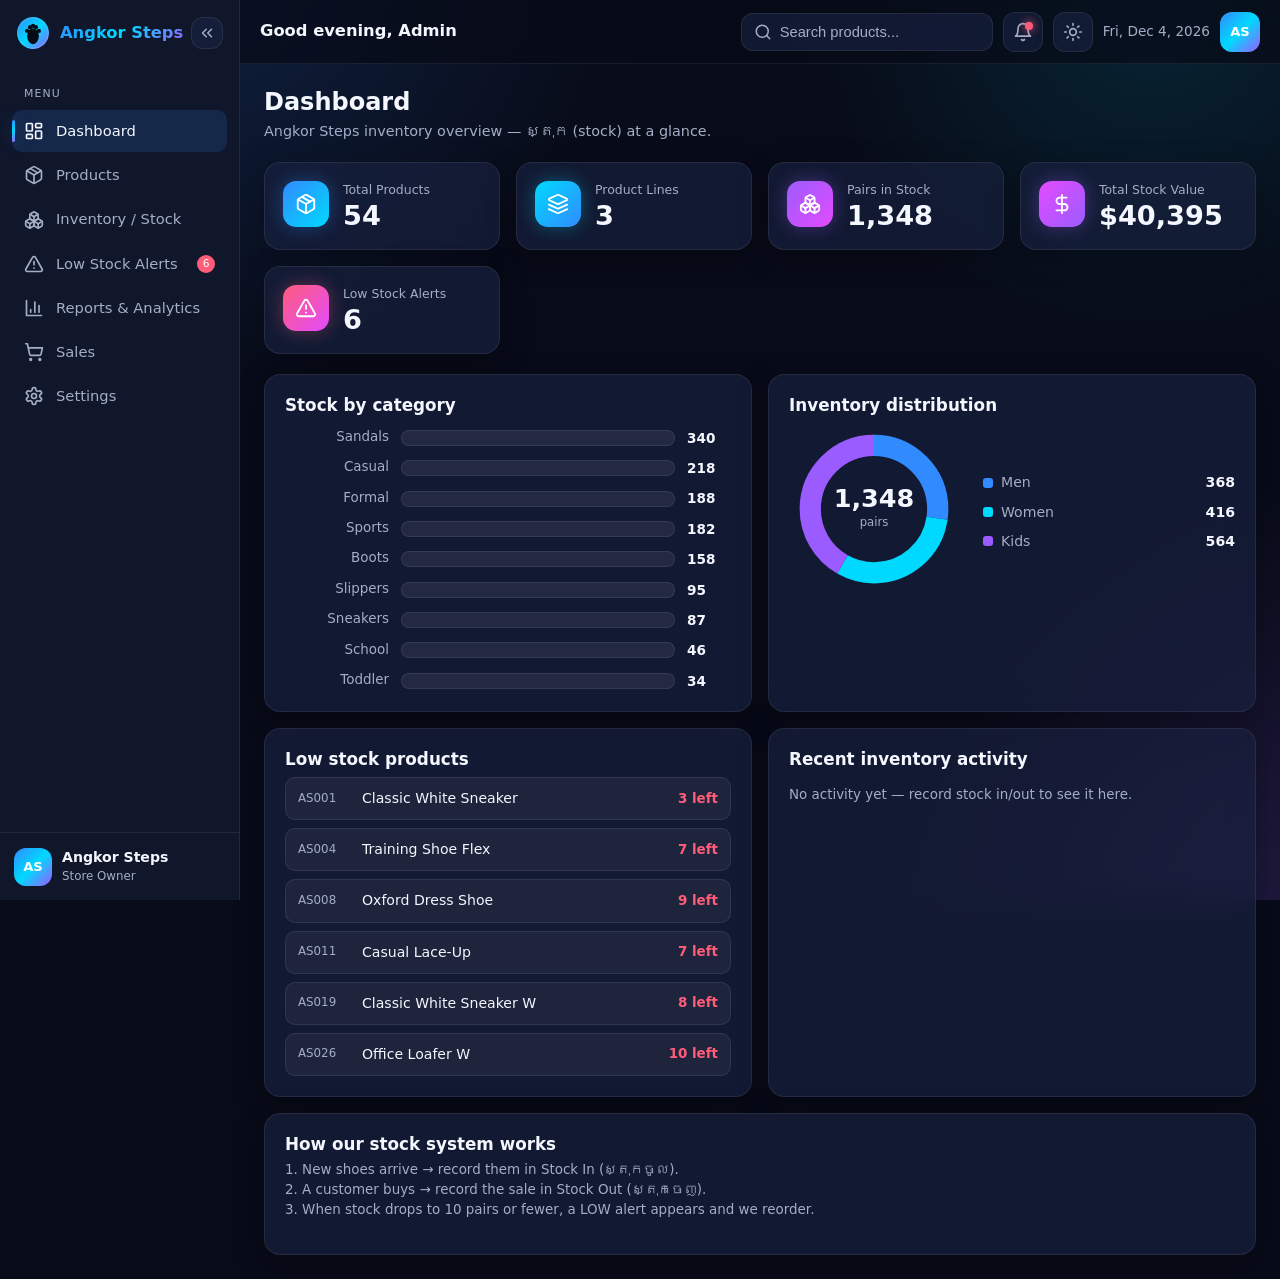
<file: index.html>
<!DOCTYPE html>
<html lang="en" data-theme="dark">
<head>
  <meta charset="UTF-8">
  <meta name="viewport" content="width=device-width, initial-scale=1.0">
  <title>Angkor Steps — Dashboard</title>
  <link rel="stylesheet" href="styles.css">
  <script>
    (function () {
      var t = "dark";
      try { t = localStorage.getItem("as_theme") || "dark"; } catch (e) {}
      document.documentElement.setAttribute("data-theme", t);
    })();
  </script>
</head>
<body>
  <aside class="sidebar" id="sidebar">
    <div class="sidebar-head">
      <a class="brand" href="index.html">
        <img class="logo" src="logo.svg" alt="Angkor Steps logo">
        <span class="brand-text">Angkor Steps</span>
      </a>
      <button class="icon-btn" id="sidebarCollapse" title="Collapse sidebar" style="width:32px;height:32px;">
        <svg xmlns="http://www.w3.org/2000/svg" width="18" height="18" viewBox="0 0 24 24" fill="none" stroke="currentColor" stroke-width="2" stroke-linecap="round" stroke-linejoin="round"><path d="m11 17-5-5 5-5"/><path d="m18 17-5-5 5-5"/></svg>
      </button>
    </div>
    <nav class="side-nav">
      <span class="nav-label">Menu</span>
      <a href="index.html" class="active">
        <svg xmlns="http://www.w3.org/2000/svg" width="20" height="20" viewBox="0 0 24 24" fill="none" stroke="currentColor" stroke-width="2" stroke-linecap="round" stroke-linejoin="round"><rect x="3" y="3" width="7" height="9" rx="1"/><rect x="14" y="3" width="7" height="5" rx="1"/><rect x="14" y="12" width="7" height="9" rx="1"/><rect x="3" y="16" width="7" height="5" rx="1"/></svg>
        <span class="nav-text">Dashboard</span>
      </a>
      <a href="products.html">
        <svg xmlns="http://www.w3.org/2000/svg" width="20" height="20" viewBox="0 0 24 24" fill="none" stroke="currentColor" stroke-width="2" stroke-linecap="round" stroke-linejoin="round"><path d="m7.5 4.27 9 5.15"/><path d="M21 8a2 2 0 0 0-1-1.73l-7-4a2 2 0 0 0-2 0l-7 4A2 2 0 0 0 3 8v8a2 2 0 0 0 1 1.73l7 4a2 2 0 0 0 2 0l7-4A2 2 0 0 0 21 16Z"/><path d="m3.3 7 8.7 5 8.7-5"/><path d="M12 22V12"/></svg>
        <span class="nav-text">Products</span>
      </a>
      <a href="stock.html">
        <svg xmlns="http://www.w3.org/2000/svg" width="20" height="20" viewBox="0 0 24 24" fill="none" stroke="currentColor" stroke-width="2" stroke-linecap="round" stroke-linejoin="round"><path d="M2.97 12.92A2 2 0 0 0 2 14.63v3.24a2 2 0 0 0 .97 1.71l3 1.8a2 2 0 0 0 2.06 0L12 19v-5.5l-5-3-4.03 2.42Z"/><path d="m7 16.5-4.74-2.85"/><path d="m7 16.5 5-3"/><path d="M7 16.5v5.17"/><path d="M12 13.5V19l3.97 2.38a2 2 0 0 0 2.06 0l3-1.8a2 2 0 0 0 .97-1.71v-3.24a2 2 0 0 0-.97-1.71L17 10.5l-5 3Z"/><path d="m17 16.5-5-3"/><path d="m17 16.5 4.74-2.85"/><path d="M17 16.5v5.17"/><path d="M7.97 4.42A2 2 0 0 0 7 6.13v4.37l5 3 5-3V6.13a2 2 0 0 0-.97-1.71l-3-1.8a2 2 0 0 0-2.06 0l-3 1.8Z"/><path d="M12 8 7.26 5.15"/><path d="m12 8 4.74-2.85"/><path d="M12 13.5V8"/></svg>
        <span class="nav-text">Inventory / Stock</span>
      </a>
      <a href="products.html?low=1">
        <svg xmlns="http://www.w3.org/2000/svg" width="20" height="20" viewBox="0 0 24 24" fill="none" stroke="currentColor" stroke-width="2" stroke-linecap="round" stroke-linejoin="round"><path d="m21.73 18-8-14a2 2 0 0 0-3.48 0l-8 14A2 2 0 0 0 4 21h16a2 2 0 0 0 1.73-3Z"/><path d="M12 9v4"/><path d="M12 17h.01"/></svg>
        <span class="nav-text">Low Stock Alerts</span>
        <span class="badge-count" id="navLowCount"></span>
      </a>
      <a href="index.html#analytics">
        <svg xmlns="http://www.w3.org/2000/svg" width="20" height="20" viewBox="0 0 24 24" fill="none" stroke="currentColor" stroke-width="2" stroke-linecap="round" stroke-linejoin="round"><path d="M3 3v18h18"/><path d="M18 17V9"/><path d="M13 17V5"/><path d="M8 17v-3"/></svg>
        <span class="nav-text">Reports &amp; Analytics</span>
      </a>
      <a href="sales.html">
        <svg xmlns="http://www.w3.org/2000/svg" width="20" height="20" viewBox="0 0 24 24" fill="none" stroke="currentColor" stroke-width="2" stroke-linecap="round" stroke-linejoin="round"><circle cx="8" cy="21" r="1"/><circle cx="19" cy="21" r="1"/><path d="M2.05 2.05h2l2.66 12.42a2 2 0 0 0 2 1.58h9.78a2 2 0 0 0 1.95-1.57l1.65-7.43H5.12"/></svg>
        <span class="nav-text">Sales</span>
      </a>
      <a href="settings.html">
        <svg xmlns="http://www.w3.org/2000/svg" width="20" height="20" viewBox="0 0 24 24" fill="none" stroke="currentColor" stroke-width="2" stroke-linecap="round" stroke-linejoin="round"><path d="M12.22 2h-.44a2 2 0 0 0-2 2v.18a2 2 0 0 1-1 1.73l-.43.25a2 2 0 0 1-2 0l-.15-.08a2 2 0 0 0-2.73.73l-.22.38a2 2 0 0 0 .73 2.73l.15.1a2 2 0 0 1 1 1.72v.51a2 2 0 0 1-1 1.74l-.15.09a2 2 0 0 0-.73 2.73l.22.38a2 2 0 0 0 2.73.73l.15-.08a2 2 0 0 1 2 0l.43.25a2 2 0 0 1 1 1.73V20a2 2 0 0 0 2 2h.44a2 2 0 0 0 2-2v-.18a2 2 0 0 1 1-1.73l.43-.25a2 2 0 0 1 2 0l.15.08a2 2 0 0 0 2.73-.73l.22-.39a2 2 0 0 0-.73-2.73l-.15-.08a2 2 0 0 1-1-1.74v-.5a2 2 0 0 1 1-1.74l.15-.09a2 2 0 0 0 .73-2.73l-.22-.38a2 2 0 0 0-2.73-.73l-.15.08a2 2 0 0 1-2 0l-.43-.25a2 2 0 0 1-1-1.73V4a2 2 0 0 0-2-2z"/><circle cx="12" cy="12" r="3"/></svg>
        <span class="nav-text">Settings</span>
      </a>
    </nav>
    <div class="sidebar-foot">
      <div class="user-chip">
        <div class="avatar">AS</div>
        <div class="user-meta">
          <div class="user-name">Angkor Steps</div>
          <div class="user-role">Store Owner</div>
        </div>
      </div>
    </div>
  </aside>
  <div class="sidebar-overlay" id="sidebarOverlay"></div>

  <div class="shell">
    <header class="topbar">
      <button class="icon-btn" id="menuBtn" title="Menu">
        <svg xmlns="http://www.w3.org/2000/svg" width="20" height="20" viewBox="0 0 24 24" fill="none" stroke="currentColor" stroke-width="2" stroke-linecap="round" stroke-linejoin="round"><line x1="4" x2="20" y1="6" y2="6"/><line x1="4" x2="20" y1="12" y2="12"/><line x1="4" x2="20" y1="18" y2="18"/></svg>
      </button>
      <div class="topbar-title" id="welcome">Dashboard</div>
      <div class="topbar-actions">
        <form class="search" id="globalSearch">
          <svg xmlns="http://www.w3.org/2000/svg" width="18" height="18" viewBox="0 0 24 24" fill="none" stroke="currentColor" stroke-width="2" stroke-linecap="round" stroke-linejoin="round"><circle cx="11" cy="11" r="8"/><path d="m21 21-4.3-4.3"/></svg>
          <input type="text" placeholder="Search products...">
        </form>
        <button class="icon-btn" id="bellBtn" title="Low stock alerts">
          <svg xmlns="http://www.w3.org/2000/svg" width="20" height="20" viewBox="0 0 24 24" fill="none" stroke="currentColor" stroke-width="2" stroke-linecap="round" stroke-linejoin="round"><path d="M6 8a6 6 0 0 1 12 0c0 7 3 9 3 9H3s3-2 3-9"/><path d="M10.3 21a1.94 1.94 0 0 0 3.4 0"/></svg>
          <span class="dot" id="bellDot" style="display:none;"></span>
        </button>
        <button class="icon-btn" id="themeToggle" title="Toggle light / dark mode">
          <svg xmlns="http://www.w3.org/2000/svg" width="20" height="20" viewBox="0 0 24 24" fill="none" stroke="currentColor" stroke-width="2" stroke-linecap="round" stroke-linejoin="round"><circle cx="12" cy="12" r="4"/><path d="M12 2v2"/><path d="M12 20v2"/><path d="m4.93 4.93 1.41 1.41"/><path d="m17.66 17.66 1.41 1.41"/><path d="M2 12h2"/><path d="M20 12h2"/><path d="m6.34 17.66-1.41 1.41"/><path d="m19.07 4.93-1.41 1.41"/></svg>
        </button>
        <div class="date" id="dateNow"></div>
        <div class="dropdown" id="avatarDropdown">
          <div class="avatar avatar-sm" id="avatarBtn">AS</div>
          <div class="dropdown-menu">
            <div class="menu-head"><div class="n">Angkor Steps</div><div class="r">Store Owner</div></div>
            <div class="dropdown-divider"></div>
            <button class="menu-item" id="themeItem">
              <svg xmlns="http://www.w3.org/2000/svg" width="18" height="18" viewBox="0 0 24 24" fill="none" stroke="currentColor" stroke-width="2" stroke-linecap="round" stroke-linejoin="round"><circle cx="12" cy="12" r="4"/><path d="M12 2v2"/><path d="M12 20v2"/><path d="m4.93 4.93 1.41 1.41"/><path d="m17.66 17.66 1.41 1.41"/><path d="M2 12h2"/><path d="M20 12h2"/><path d="m6.34 17.66-1.41 1.41"/><path d="m19.07 4.93-1.41 1.41"/></svg>
              Toggle light / dark
            </button>
          </div>
        </div>
      </div>
    </header>

    <main>
      <h1>Dashboard</h1>
      <p class="subtitle">Angkor Steps inventory overview — ស្តុក (stock) at a glance.</p>

      <section class="stats" id="stats"></section>

      <div class="grid-2">
        <section class="card" id="analytics">
          <h2>Stock by category</h2>
          <div class="chart" id="chart"></div>
        </section>
        <section class="card">
          <h2>Inventory distribution</h2>
          <div class="donut-wrap">
            <div id="donut"></div>
            <div class="legend" id="donutLegend"></div>
          </div>
        </section>
      </div>

      <div class="grid-2" style="margin-top:16px;">
        <section class="card">
          <h2>Low stock products</h2>
          <div class="low-list" id="lowStockList"></div>
        </section>
        <section class="card">
          <h2>Recent inventory activity</h2>
          <div class="act-list" id="activityList"></div>
        </section>
      </div>

      <section class="card" style="margin-top:16px;">
        <h2>How our stock system works</h2>
        <p class="note" style="margin-top:6px;">1. New shoes arrive &rarr; record them in Stock In (ស្តុកចូល).<br>
        2. A customer buys &rarr; record the sale in Stock Out (ស្តុកចេញ).<br>
        3. When stock drops to 10 pairs or fewer, a LOW alert appears and we reorder.</p>
      </section>
    </main>
  </div>

  <div class="tooltip" id="tooltip"></div>

  <script src="products.js"></script>
  <script src="app.js"></script>
</body>
</html>
</file>
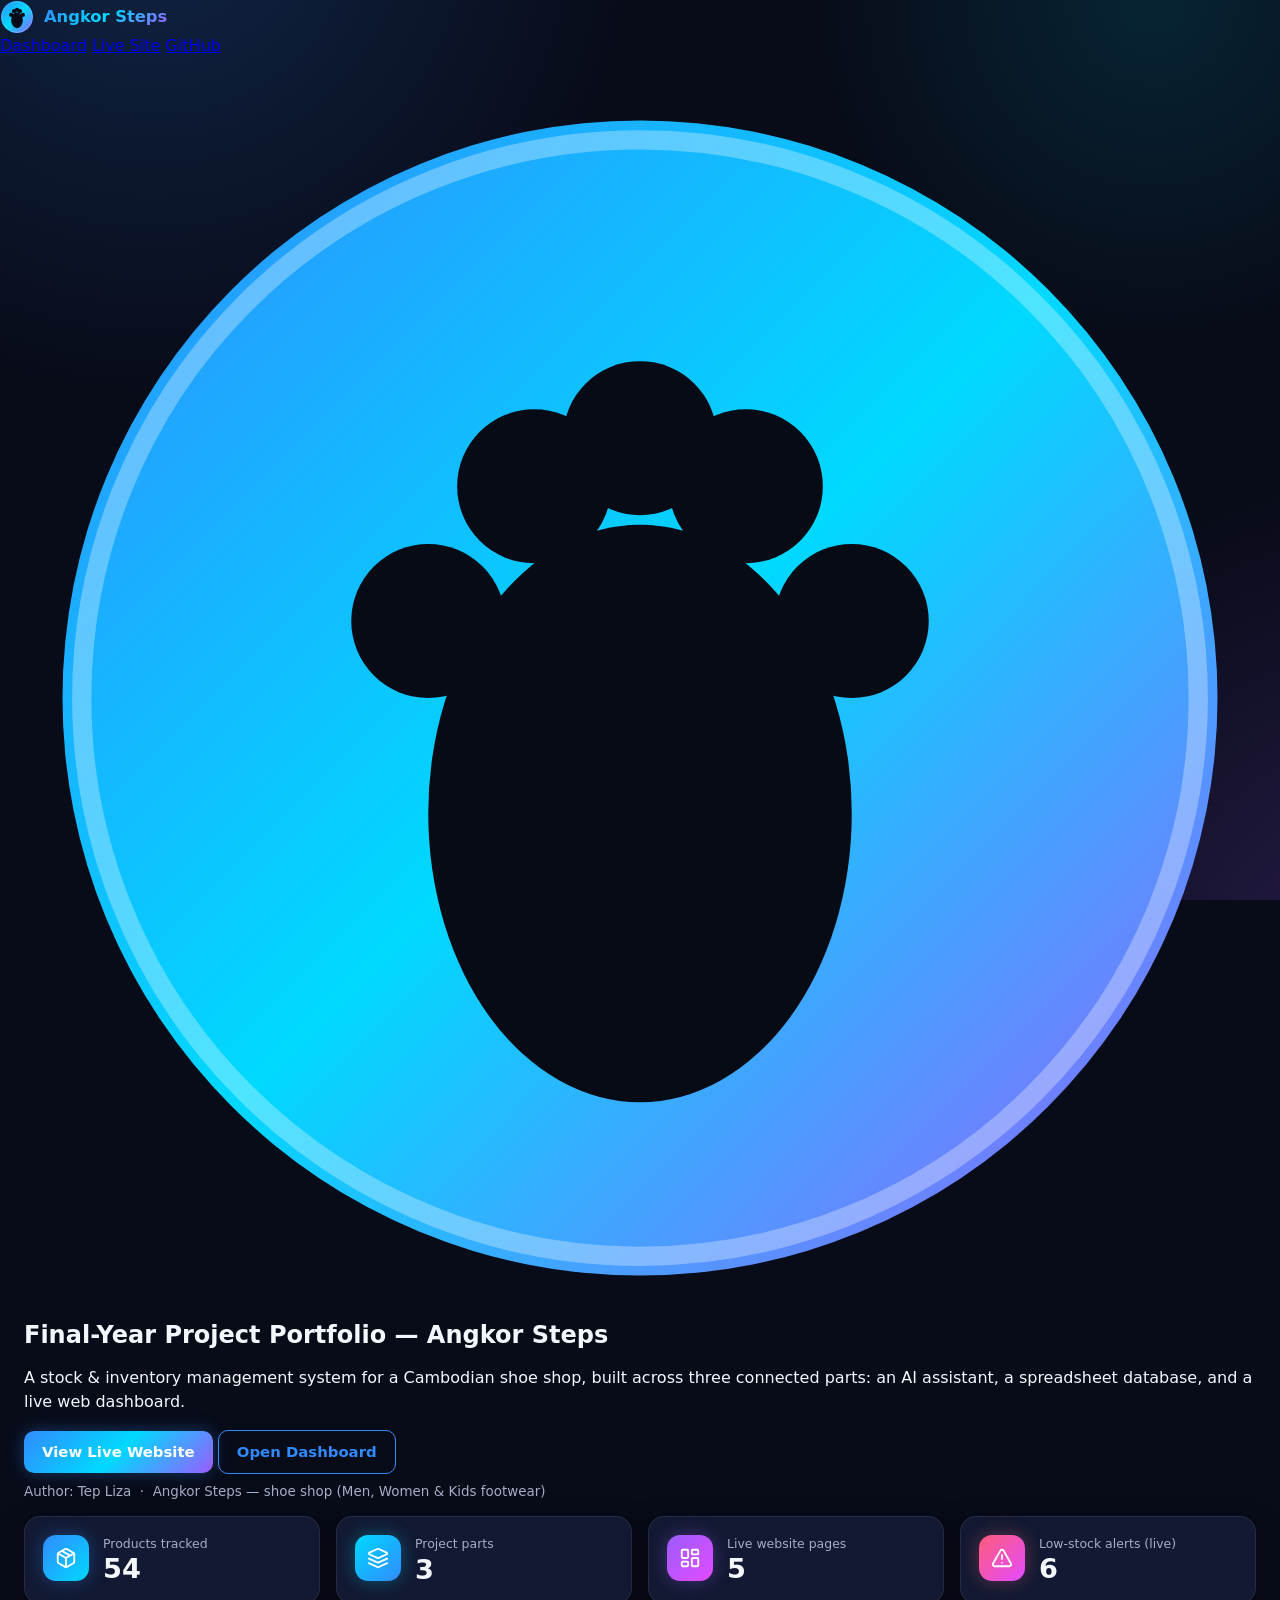
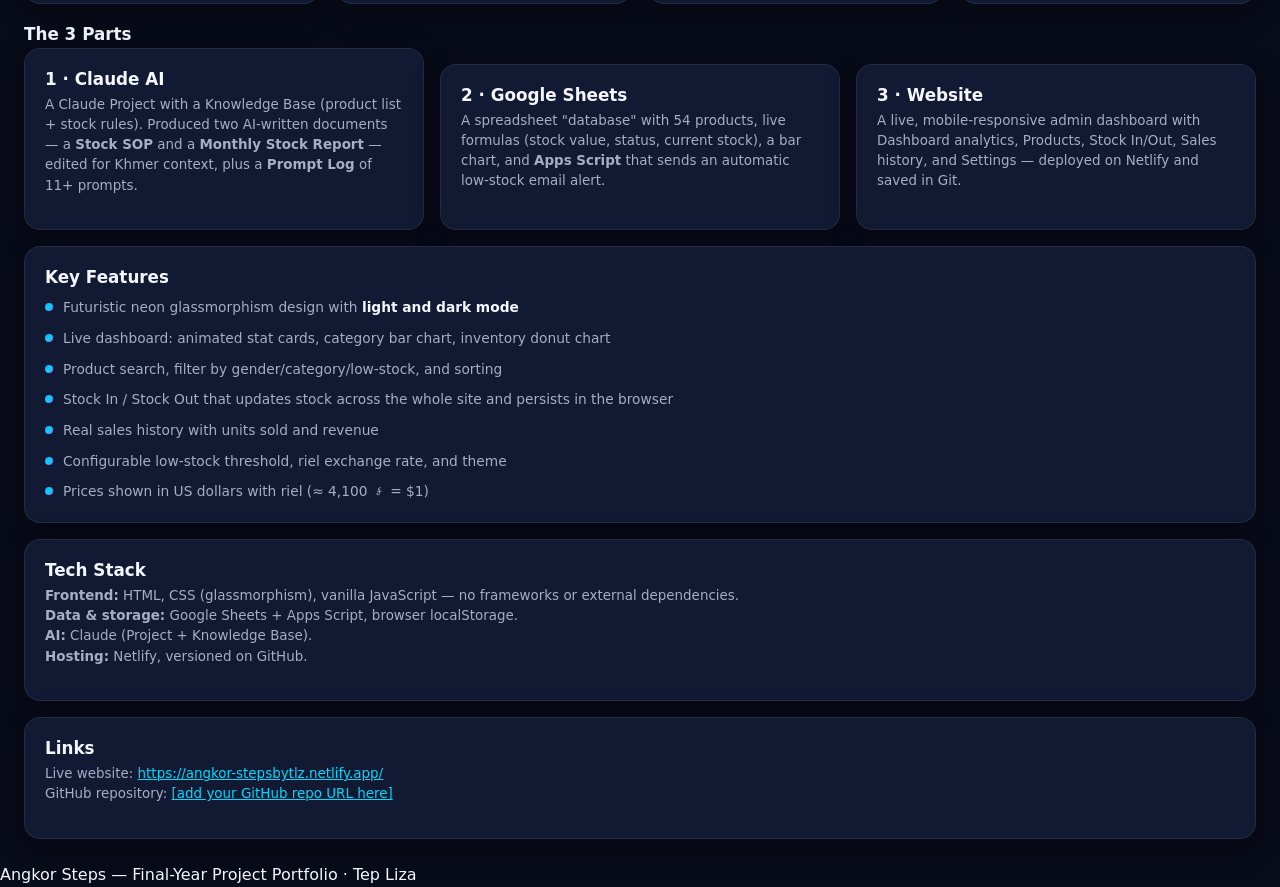
<file: portfolio.html>
<!DOCTYPE html>
<html lang="en" data-theme="dark">
<head>
  <meta charset="UTF-8">
  <meta name="viewport" content="width=device-width, initial-scale=1.0">
  <title>Angkor Steps — Project Portfolio</title>
  <link rel="stylesheet" href="styles.css">
  <script>
    (function () {
      var t = "dark";
      try { t = localStorage.getItem("as_theme") || "dark"; } catch (e) {}
      document.documentElement.setAttribute("data-theme", t);
    })();
  </script>
</head>
<body>
  <header class="site-header">
    <div class="nav-inner">
      <a class="brand" href="index.html"><img class="logo" src="logo.svg" alt="Angkor Steps logo"><span class="brand-text">Angkor Steps</span></a>
      <nav class="nav-links">
        <a href="index.html">Dashboard</a>
        <a href="https://angkor-stepsbytlz.netlify.app/" target="_blank" rel="noopener">Live Site</a>
        <a href="https://github.com/" target="_blank" rel="noopener">GitHub</a>
      </nav>
    </div>
  </header>

  <main>
    <section class="hero">
      <img class="hero-logo" src="logo.svg" alt="Angkor Steps logo">
      <h1>Final-Year Project Portfolio — <span>Angkor Steps</span></h1>
      <p>A stock &amp; inventory management system for a Cambodian shoe shop, built across three connected parts: an AI assistant, a spreadsheet database, and a live web dashboard.</p>
      <a class="btn" href="https://angkor-stepsbytlz.netlify.app/" target="_blank" rel="noopener">View Live Website</a>
      <a class="btn ghost" href="index.html">Open Dashboard</a>
      <p class="note" style="color:#A4AEC6;">Author: Tep Liza &nbsp;·&nbsp; Angkor Steps — shoe shop (Men, Women &amp; Kids footwear)</p>
    </section>

    <section class="stats">
      <div class="stat-card">
        <div class="stat-icon tone-blue"><svg xmlns="http://www.w3.org/2000/svg" width="22" height="22" viewBox="0 0 24 24" fill="none" stroke="currentColor" stroke-width="2" stroke-linecap="round" stroke-linejoin="round"><path d="m7.5 4.27 9 5.15"/><path d="M21 8a2 2 0 0 0-1-1.73l-7-4a2 2 0 0 0-2 0l-7 4A2 2 0 0 0 3 8v8a2 2 0 0 0 1 1.73l7 4a2 2 0 0 0 2 0l7-4A2 2 0 0 0 21 16Z"/><path d="m3.3 7 8.7 5 8.7-5"/><path d="M12 22V12"/></svg></div>
        <div class="stat-body"><div class="stat-label">Products tracked</div><div class="stat-value">54</div></div>
      </div>
      <div class="stat-card">
        <div class="stat-icon tone-cyan"><svg xmlns="http://www.w3.org/2000/svg" width="22" height="22" viewBox="0 0 24 24" fill="none" stroke="currentColor" stroke-width="2" stroke-linecap="round" stroke-linejoin="round"><path d="m12.83 2.18a2 2 0 0 0-1.66 0L2.6 6.08a1 1 0 0 0 0 1.83l8.58 3.91a2 2 0 0 0 1.66 0l8.58-3.9a1 1 0 0 0 0-1.83Z"/><path d="m22 17.65-9.17 4.16a2 2 0 0 1-1.66 0L2 17.65"/><path d="m22 12.65-9.17 4.16a2 2 0 0 1-1.66 0L2 12.65"/></svg></div>
        <div class="stat-body"><div class="stat-label">Project parts</div><div class="stat-value">3</div></div>
      </div>
      <div class="stat-card">
        <div class="stat-icon tone-purple"><svg xmlns="http://www.w3.org/2000/svg" width="22" height="22" viewBox="0 0 24 24" fill="none" stroke="currentColor" stroke-width="2" stroke-linecap="round" stroke-linejoin="round"><rect x="3" y="3" width="7" height="9" rx="1"/><rect x="14" y="3" width="7" height="5" rx="1"/><rect x="14" y="12" width="7" height="9" rx="1"/><rect x="3" y="16" width="7" height="5" rx="1"/></svg></div>
        <div class="stat-body"><div class="stat-label">Live website pages</div><div class="stat-value">5</div></div>
      </div>
      <div class="stat-card">
        <div class="stat-icon tone-danger"><svg xmlns="http://www.w3.org/2000/svg" width="22" height="22" viewBox="0 0 24 24" fill="none" stroke="currentColor" stroke-width="2" stroke-linecap="round" stroke-linejoin="round"><path d="m21.73 18-8-14a2 2 0 0 0-3.48 0l-8 14A2 2 0 0 0 4 21h16a2 2 0 0 0 1.73-3Z"/><path d="M12 9v4"/><path d="M12 17h.01"/></svg></div>
        <div class="stat-body"><div class="stat-label">Low-stock alerts (live)</div><div class="stat-value">6</div></div>
      </div>
    </section>

    <h2 class="section-title">The 3 Parts</h2>
    <div style="display:grid;grid-template-columns:repeat(auto-fit,minmax(250px,1fr));gap:16px;">
      <section class="card">
        <h2>1 · Claude AI</h2>
        <p class="note" style="margin-top:6px;">A Claude Project with a Knowledge Base (product list + stock rules). Produced two AI-written documents — a <b>Stock SOP</b> and a <b>Monthly Stock Report</b> — edited for Khmer context, plus a <b>Prompt Log</b> of 11+ prompts.</p>
      </section>
      <section class="card">
        <h2>2 · Google Sheets</h2>
        <p class="note" style="margin-top:6px;">A spreadsheet "database" with 54 products, live formulas (stock value, status, current stock), a bar chart, and <b>Apps Script</b> that sends an automatic low-stock email alert.</p>
      </section>
      <section class="card">
        <h2>3 · Website</h2>
        <p class="note" style="margin-top:6px;">A live, mobile-responsive admin dashboard with Dashboard analytics, Products, Stock In/Out, Sales history, and Settings — deployed on Netlify and saved in Git.</p>
      </section>
    </div>

    <section class="card" style="margin-top:16px;">
      <h2>Key Features</h2>
      <div class="act-list" style="margin-top:10px;">
        <div class="act-item"><span class="act-dot"></span><span>Futuristic neon glassmorphism design with <b>light and dark mode</b></span></div>
        <div class="act-item"><span class="act-dot"></span><span>Live dashboard: animated stat cards, category bar chart, inventory donut chart</span></div>
        <div class="act-item"><span class="act-dot"></span><span>Product search, filter by gender/category/low-stock, and sorting</span></div>
        <div class="act-item"><span class="act-dot"></span><span>Stock In / Stock Out that updates stock across the whole site and persists in the browser</span></div>
        <div class="act-item"><span class="act-dot"></span><span>Real sales history with units sold and revenue</span></div>
        <div class="act-item"><span class="act-dot"></span><span>Configurable low-stock threshold, riel exchange rate, and theme</span></div>
        <div class="act-item"><span class="act-dot"></span><span>Prices shown in US dollars with riel (≈ 4,100 ៛ = $1)</span></div>
      </div>
    </section>

    <section class="card">
      <h2>Tech Stack</h2>
      <p class="note" style="margin-top:6px;"><b>Frontend:</b> HTML, CSS (glassmorphism), vanilla JavaScript — no frameworks or external dependencies.<br>
      <b>Data &amp; storage:</b> Google Sheets + Apps Script, browser localStorage.<br>
      <b>AI:</b> Claude (Project + Knowledge Base).<br>
      <b>Hosting:</b> Netlify, versioned on GitHub.</p>
    </section>

    <section class="card">
      <h2>Links</h2>
      <p class="note" style="margin-top:6px;">Live website: <a href="https://angkor-stepsbytlz.netlify.app/" target="_blank" rel="noopener" style="color:#00D9FF;">https://angkor-stepsbytlz.netlify.app/</a><br>
      GitHub repository: <a href="#" target="_blank" rel="noopener" style="color:#00D9FF;">[add your GitHub repo URL here]</a></p>
    </section>
  </main>

  <footer class="site-footer">Angkor Steps — Final-Year Project Portfolio · Tep Liza</footer>
</body>
</html>
</file>
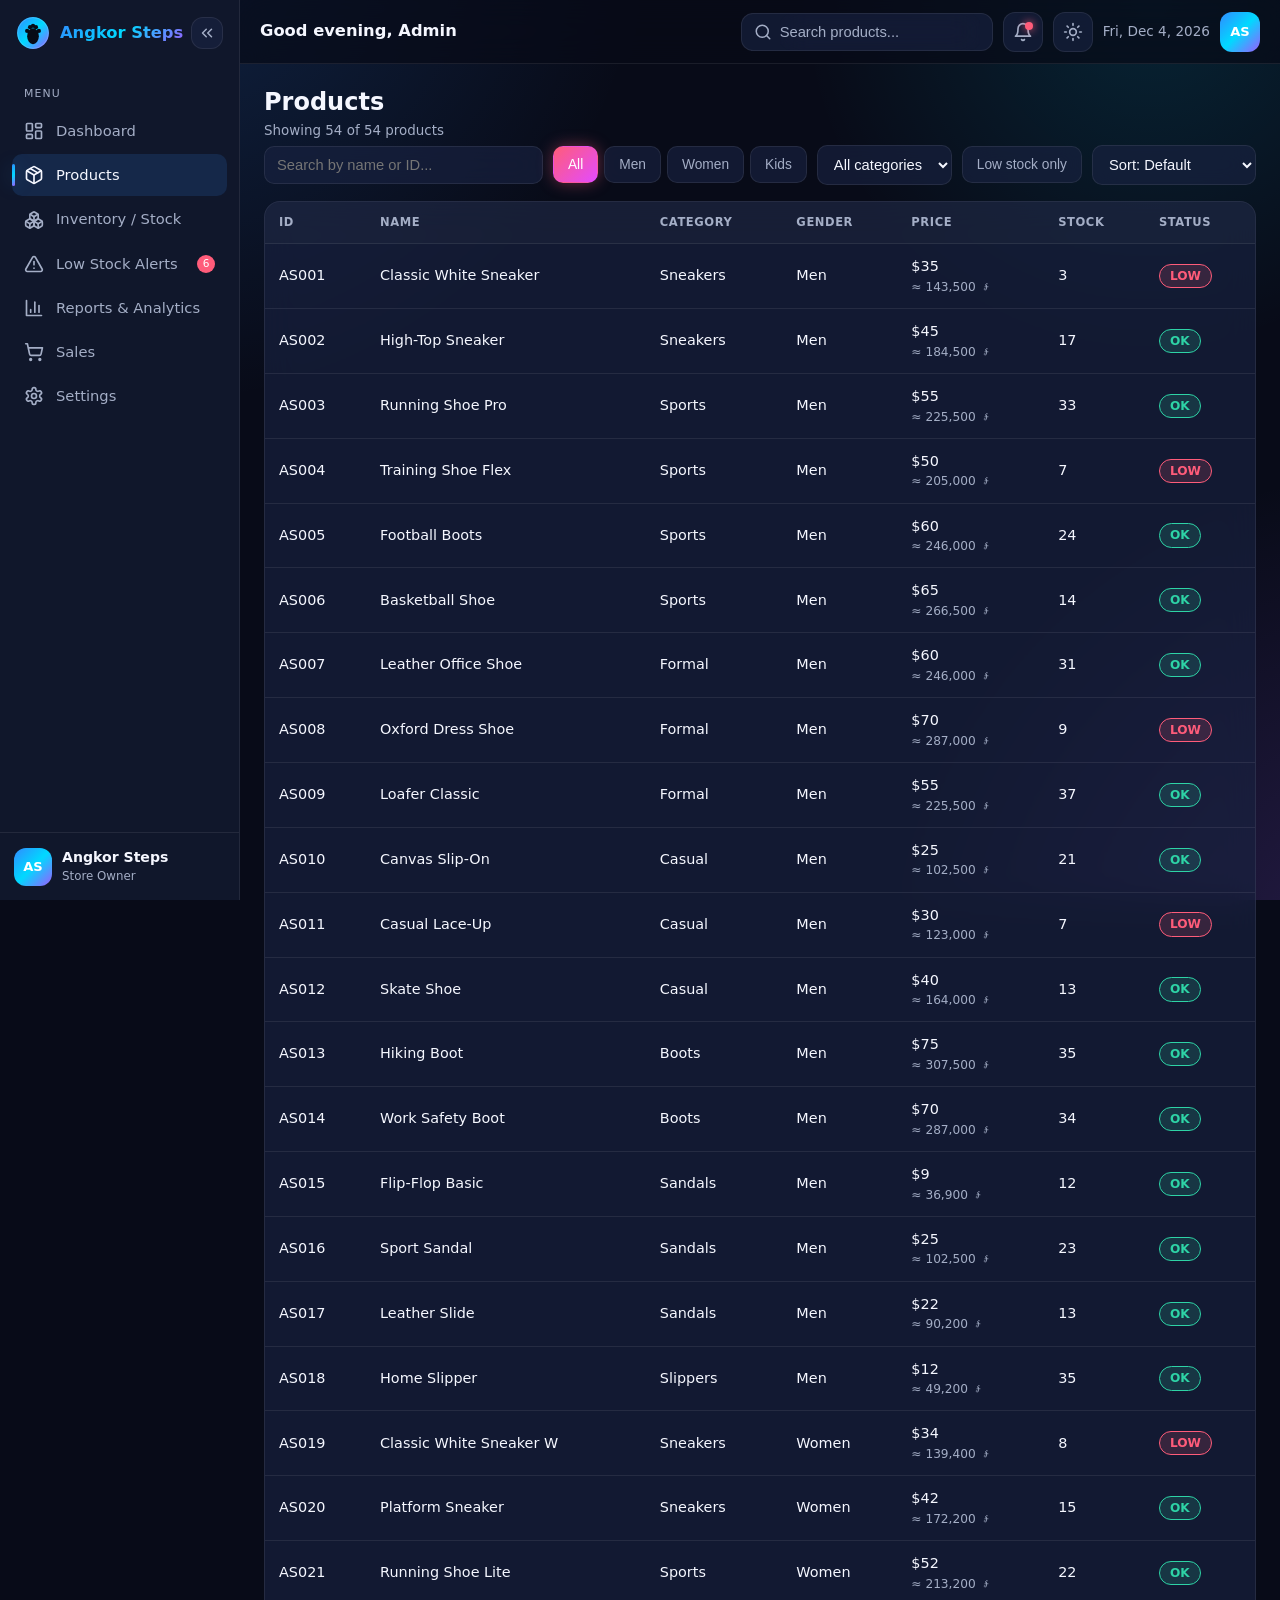
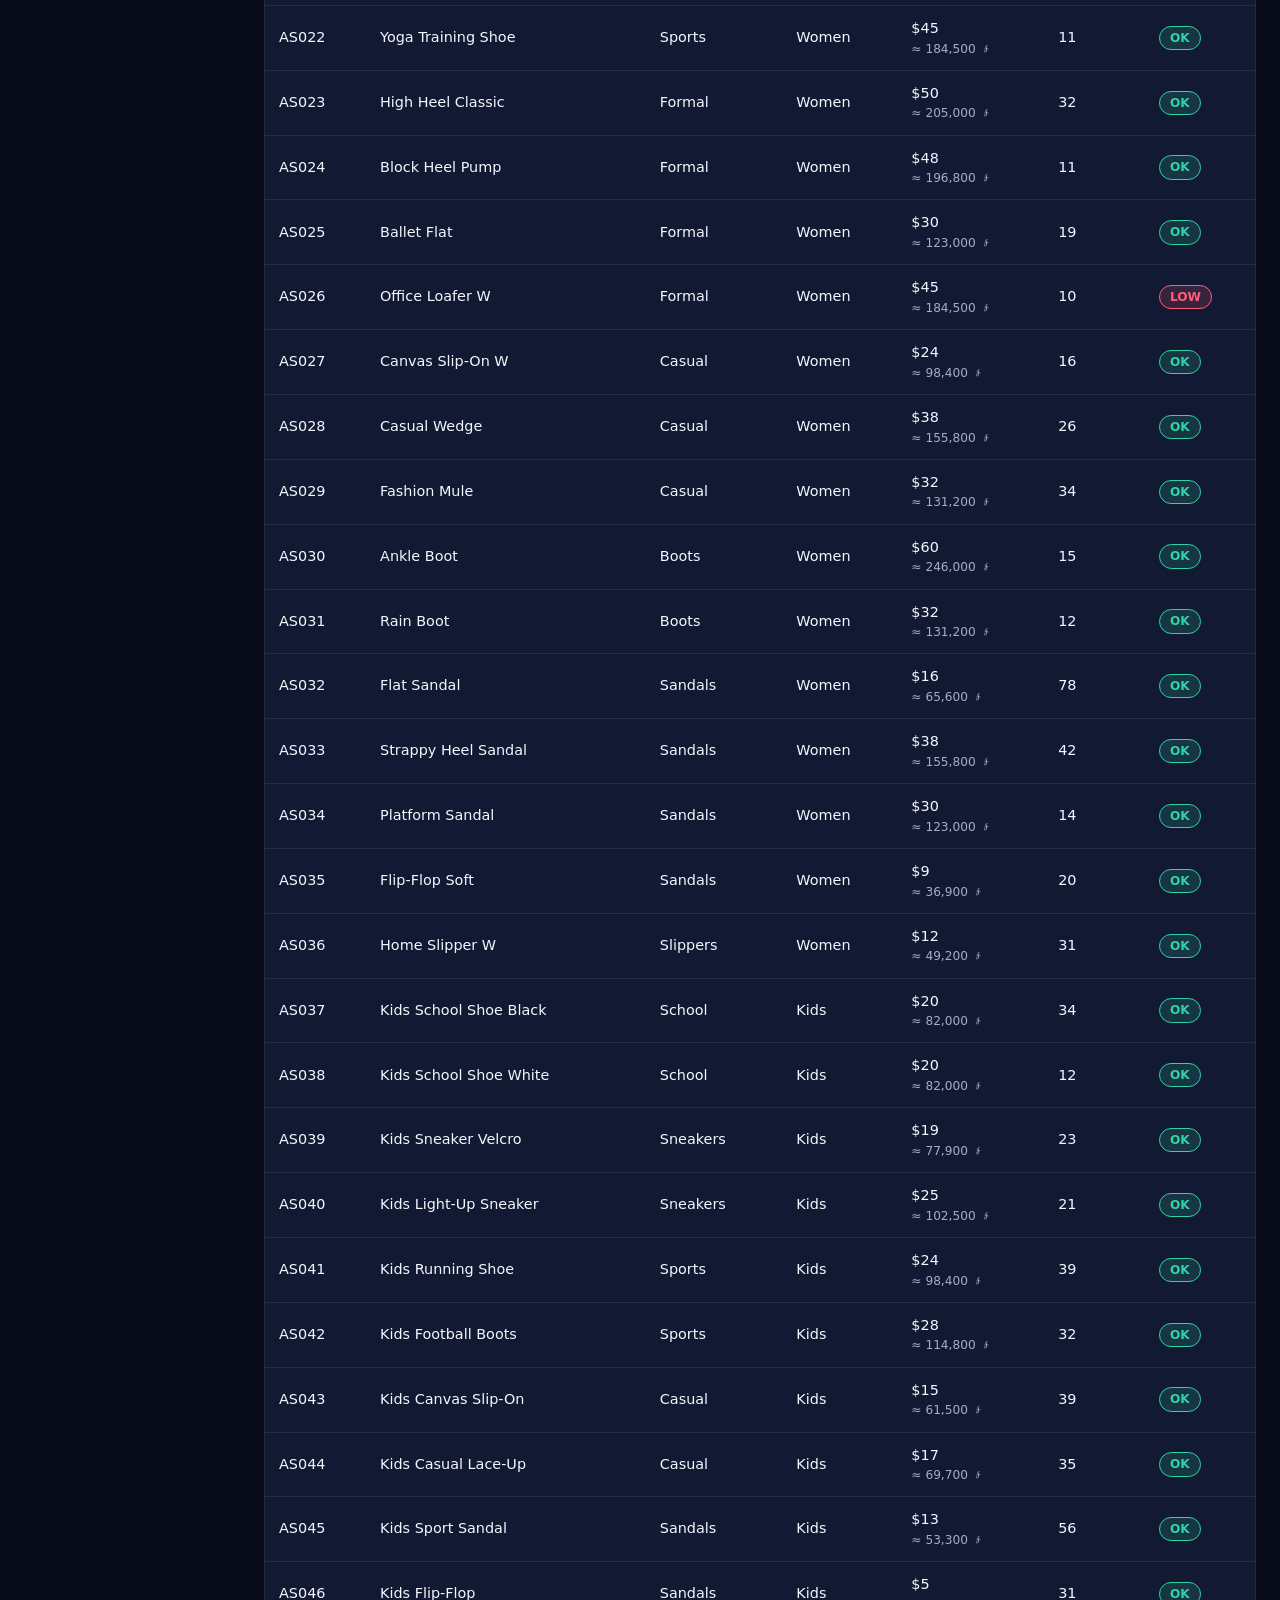
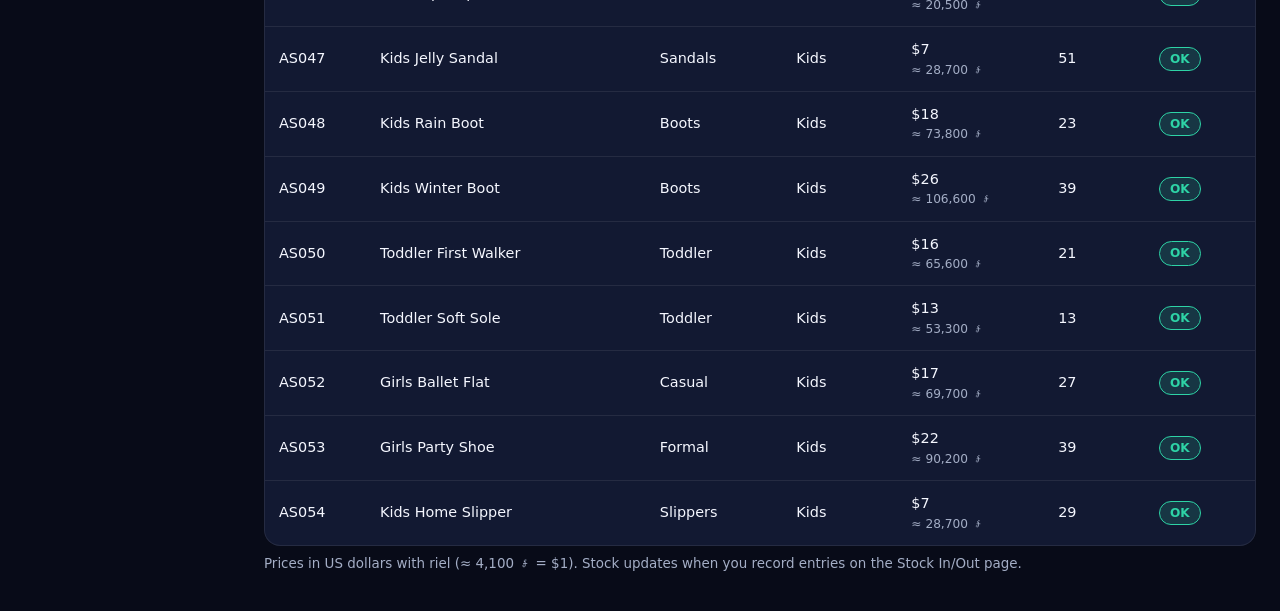
<file: products.html>
<!DOCTYPE html>
<html lang="en" data-theme="dark">
<head>
  <meta charset="UTF-8">
  <meta name="viewport" content="width=device-width, initial-scale=1.0">
  <title>Angkor Steps — Products</title>
  <link rel="stylesheet" href="styles.css">
  <script>
    (function () {
      var t = "dark";
      try { t = localStorage.getItem("as_theme") || "dark"; } catch (e) {}
      document.documentElement.setAttribute("data-theme", t);
    })();
  </script>
</head>
<body>
  <aside class="sidebar" id="sidebar">
    <div class="sidebar-head">
      <a class="brand" href="index.html">
        <img class="logo" src="logo.svg" alt="Angkor Steps logo">
        <span class="brand-text">Angkor Steps</span>
      </a>
      <button class="icon-btn" id="sidebarCollapse" title="Collapse sidebar" style="width:32px;height:32px;">
        <svg xmlns="http://www.w3.org/2000/svg" width="18" height="18" viewBox="0 0 24 24" fill="none" stroke="currentColor" stroke-width="2" stroke-linecap="round" stroke-linejoin="round"><path d="m11 17-5-5 5-5"/><path d="m18 17-5-5 5-5"/></svg>
      </button>
    </div>
    <nav class="side-nav">
      <span class="nav-label">Menu</span>
      <a href="index.html">
        <svg xmlns="http://www.w3.org/2000/svg" width="20" height="20" viewBox="0 0 24 24" fill="none" stroke="currentColor" stroke-width="2" stroke-linecap="round" stroke-linejoin="round"><rect x="3" y="3" width="7" height="9" rx="1"/><rect x="14" y="3" width="7" height="5" rx="1"/><rect x="14" y="12" width="7" height="9" rx="1"/><rect x="3" y="16" width="7" height="5" rx="1"/></svg>
        <span class="nav-text">Dashboard</span>
      </a>
      <a href="products.html" class="active">
        <svg xmlns="http://www.w3.org/2000/svg" width="20" height="20" viewBox="0 0 24 24" fill="none" stroke="currentColor" stroke-width="2" stroke-linecap="round" stroke-linejoin="round"><path d="m7.5 4.27 9 5.15"/><path d="M21 8a2 2 0 0 0-1-1.73l-7-4a2 2 0 0 0-2 0l-7 4A2 2 0 0 0 3 8v8a2 2 0 0 0 1 1.73l7 4a2 2 0 0 0 2 0l7-4A2 2 0 0 0 21 16Z"/><path d="m3.3 7 8.7 5 8.7-5"/><path d="M12 22V12"/></svg>
        <span class="nav-text">Products</span>
      </a>
      <a href="stock.html">
        <svg xmlns="http://www.w3.org/2000/svg" width="20" height="20" viewBox="0 0 24 24" fill="none" stroke="currentColor" stroke-width="2" stroke-linecap="round" stroke-linejoin="round"><path d="M2.97 12.92A2 2 0 0 0 2 14.63v3.24a2 2 0 0 0 .97 1.71l3 1.8a2 2 0 0 0 2.06 0L12 19v-5.5l-5-3-4.03 2.42Z"/><path d="m7 16.5-4.74-2.85"/><path d="m7 16.5 5-3"/><path d="M7 16.5v5.17"/><path d="M12 13.5V19l3.97 2.38a2 2 0 0 0 2.06 0l3-1.8a2 2 0 0 0 .97-1.71v-3.24a2 2 0 0 0-.97-1.71L17 10.5l-5 3Z"/><path d="m17 16.5-5-3"/><path d="m17 16.5 4.74-2.85"/><path d="M17 16.5v5.17"/><path d="M7.97 4.42A2 2 0 0 0 7 6.13v4.37l5 3 5-3V6.13a2 2 0 0 0-.97-1.71l-3-1.8a2 2 0 0 0-2.06 0l-3 1.8Z"/><path d="M12 8 7.26 5.15"/><path d="m12 8 4.74-2.85"/><path d="M12 13.5V8"/></svg>
        <span class="nav-text">Inventory / Stock</span>
      </a>
      <a href="products.html?low=1">
        <svg xmlns="http://www.w3.org/2000/svg" width="20" height="20" viewBox="0 0 24 24" fill="none" stroke="currentColor" stroke-width="2" stroke-linecap="round" stroke-linejoin="round"><path d="m21.73 18-8-14a2 2 0 0 0-3.48 0l-8 14A2 2 0 0 0 4 21h16a2 2 0 0 0 1.73-3Z"/><path d="M12 9v4"/><path d="M12 17h.01"/></svg>
        <span class="nav-text">Low Stock Alerts</span>
        <span class="badge-count" id="navLowCount"></span>
      </a>
      <a href="index.html#analytics">
        <svg xmlns="http://www.w3.org/2000/svg" width="20" height="20" viewBox="0 0 24 24" fill="none" stroke="currentColor" stroke-width="2" stroke-linecap="round" stroke-linejoin="round"><path d="M3 3v18h18"/><path d="M18 17V9"/><path d="M13 17V5"/><path d="M8 17v-3"/></svg>
        <span class="nav-text">Reports &amp; Analytics</span>
      </a>
      <a href="sales.html">
        <svg xmlns="http://www.w3.org/2000/svg" width="20" height="20" viewBox="0 0 24 24" fill="none" stroke="currentColor" stroke-width="2" stroke-linecap="round" stroke-linejoin="round"><circle cx="8" cy="21" r="1"/><circle cx="19" cy="21" r="1"/><path d="M2.05 2.05h2l2.66 12.42a2 2 0 0 0 2 1.58h9.78a2 2 0 0 0 1.95-1.57l1.65-7.43H5.12"/></svg>
        <span class="nav-text">Sales</span>
      </a>
      <a href="settings.html">
        <svg xmlns="http://www.w3.org/2000/svg" width="20" height="20" viewBox="0 0 24 24" fill="none" stroke="currentColor" stroke-width="2" stroke-linecap="round" stroke-linejoin="round"><path d="M12.22 2h-.44a2 2 0 0 0-2 2v.18a2 2 0 0 1-1 1.73l-.43.25a2 2 0 0 1-2 0l-.15-.08a2 2 0 0 0-2.73.73l-.22.38a2 2 0 0 0 .73 2.73l.15.1a2 2 0 0 1 1 1.72v.51a2 2 0 0 1-1 1.74l-.15.09a2 2 0 0 0-.73 2.73l.22.38a2 2 0 0 0 2.73.73l.15-.08a2 2 0 0 1 2 0l.43.25a2 2 0 0 1 1 1.73V20a2 2 0 0 0 2 2h.44a2 2 0 0 0 2-2v-.18a2 2 0 0 1 1-1.73l.43-.25a2 2 0 0 1 2 0l.15.08a2 2 0 0 0 2.73-.73l.22-.39a2 2 0 0 0-.73-2.73l-.15-.08a2 2 0 0 1-1-1.74v-.5a2 2 0 0 1 1-1.74l.15-.09a2 2 0 0 0 .73-2.73l-.22-.38a2 2 0 0 0-2.73-.73l-.15.08a2 2 0 0 1-2 0l-.43-.25a2 2 0 0 1-1-1.73V4a2 2 0 0 0-2-2z"/><circle cx="12" cy="12" r="3"/></svg>
        <span class="nav-text">Settings</span>
      </a>
    </nav>
    <div class="sidebar-foot">
      <div class="user-chip">
        <div class="avatar">AS</div>
        <div class="user-meta">
          <div class="user-name">Angkor Steps</div>
          <div class="user-role">Store Owner</div>
        </div>
      </div>
    </div>
  </aside>
  <div class="sidebar-overlay" id="sidebarOverlay"></div>

  <div class="shell">
    <header class="topbar">
      <button class="icon-btn" id="menuBtn" title="Menu">
        <svg xmlns="http://www.w3.org/2000/svg" width="20" height="20" viewBox="0 0 24 24" fill="none" stroke="currentColor" stroke-width="2" stroke-linecap="round" stroke-linejoin="round"><line x1="4" x2="20" y1="6" y2="6"/><line x1="4" x2="20" y1="12" y2="12"/><line x1="4" x2="20" y1="18" y2="18"/></svg>
      </button>
      <div class="topbar-title" id="welcome">Products</div>
      <div class="topbar-actions">
        <form class="search" id="globalSearch">
          <svg xmlns="http://www.w3.org/2000/svg" width="18" height="18" viewBox="0 0 24 24" fill="none" stroke="currentColor" stroke-width="2" stroke-linecap="round" stroke-linejoin="round"><circle cx="11" cy="11" r="8"/><path d="m21 21-4.3-4.3"/></svg>
          <input type="text" placeholder="Search products...">
        </form>
        <button class="icon-btn" id="bellBtn" title="Low stock alerts">
          <svg xmlns="http://www.w3.org/2000/svg" width="20" height="20" viewBox="0 0 24 24" fill="none" stroke="currentColor" stroke-width="2" stroke-linecap="round" stroke-linejoin="round"><path d="M6 8a6 6 0 0 1 12 0c0 7 3 9 3 9H3s3-2 3-9"/><path d="M10.3 21a1.94 1.94 0 0 0 3.4 0"/></svg>
          <span class="dot" id="bellDot" style="display:none;"></span>
        </button>
        <button class="icon-btn" id="themeToggle" title="Toggle light / dark mode">
          <svg xmlns="http://www.w3.org/2000/svg" width="20" height="20" viewBox="0 0 24 24" fill="none" stroke="currentColor" stroke-width="2" stroke-linecap="round" stroke-linejoin="round"><circle cx="12" cy="12" r="4"/><path d="M12 2v2"/><path d="M12 20v2"/><path d="m4.93 4.93 1.41 1.41"/><path d="m17.66 17.66 1.41 1.41"/><path d="M2 12h2"/><path d="M20 12h2"/><path d="m6.34 17.66-1.41 1.41"/><path d="m19.07 4.93-1.41 1.41"/></svg>
        </button>
        <div class="date" id="dateNow"></div>
        <div class="dropdown" id="avatarDropdown">
          <div class="avatar avatar-sm" id="avatarBtn">AS</div>
          <div class="dropdown-menu">
            <div class="menu-head"><div class="n">Angkor Steps</div><div class="r">Store Owner</div></div>
            <div class="dropdown-divider"></div>
            <button class="menu-item" id="themeItem">
              <svg xmlns="http://www.w3.org/2000/svg" width="18" height="18" viewBox="0 0 24 24" fill="none" stroke="currentColor" stroke-width="2" stroke-linecap="round" stroke-linejoin="round"><circle cx="12" cy="12" r="4"/><path d="M12 2v2"/><path d="M12 20v2"/><path d="m4.93 4.93 1.41 1.41"/><path d="m17.66 17.66 1.41 1.41"/><path d="M2 12h2"/><path d="M20 12h2"/><path d="m6.34 17.66-1.41 1.41"/><path d="m19.07 4.93-1.41 1.41"/></svg>
              Toggle light / dark
            </button>
          </div>
        </div>
      </div>
    </header>

    <main>
      <h1>Products</h1>
      <p class="count" id="resultCount"></p>

      <div class="toolbar">
        <input type="search" id="search" placeholder="Search by name or ID...">
        <div class="filter-btns" id="filters">
          <button class="active" data-gender="All">All</button>
          <button data-gender="Men">Men</button>
          <button data-gender="Women">Women</button>
          <button data-gender="Kids">Kids</button>
        </div>
        <select id="catFilter">
          <option value="All">All categories</option>
        </select>
        <button class="warn" id="lowToggle">Low stock only</button>
        <select id="sort">
          <option value="default">Sort: Default</option>
          <option value="priceAsc">Price: low &rarr; high</option>
          <option value="priceDesc">Price: high &rarr; low</option>
          <option value="stockAsc">Stock: low &rarr; high</option>
          <option value="stockDesc">Stock: high &rarr; low</option>
        </select>
      </div>

      <div class="table-wrap">
        <table id="productTable">
          <thead>
            <tr>
              <th>ID</th>
              <th>Name</th>
              <th>Category</th>
              <th>Gender</th>
              <th>Price</th>
              <th>Stock</th>
              <th>Status</th>
            </tr>
          </thead>
          <tbody></tbody>
        </table>
      </div>
      <p class="note">Prices in US dollars with riel (≈ 4,100 ៛ = $1). Stock updates when you record entries on the Stock In/Out page.</p>
    </main>
  </div>

  <script src="products.js"></script>
  <script src="app.js"></script>
</body>
</html>
</file>
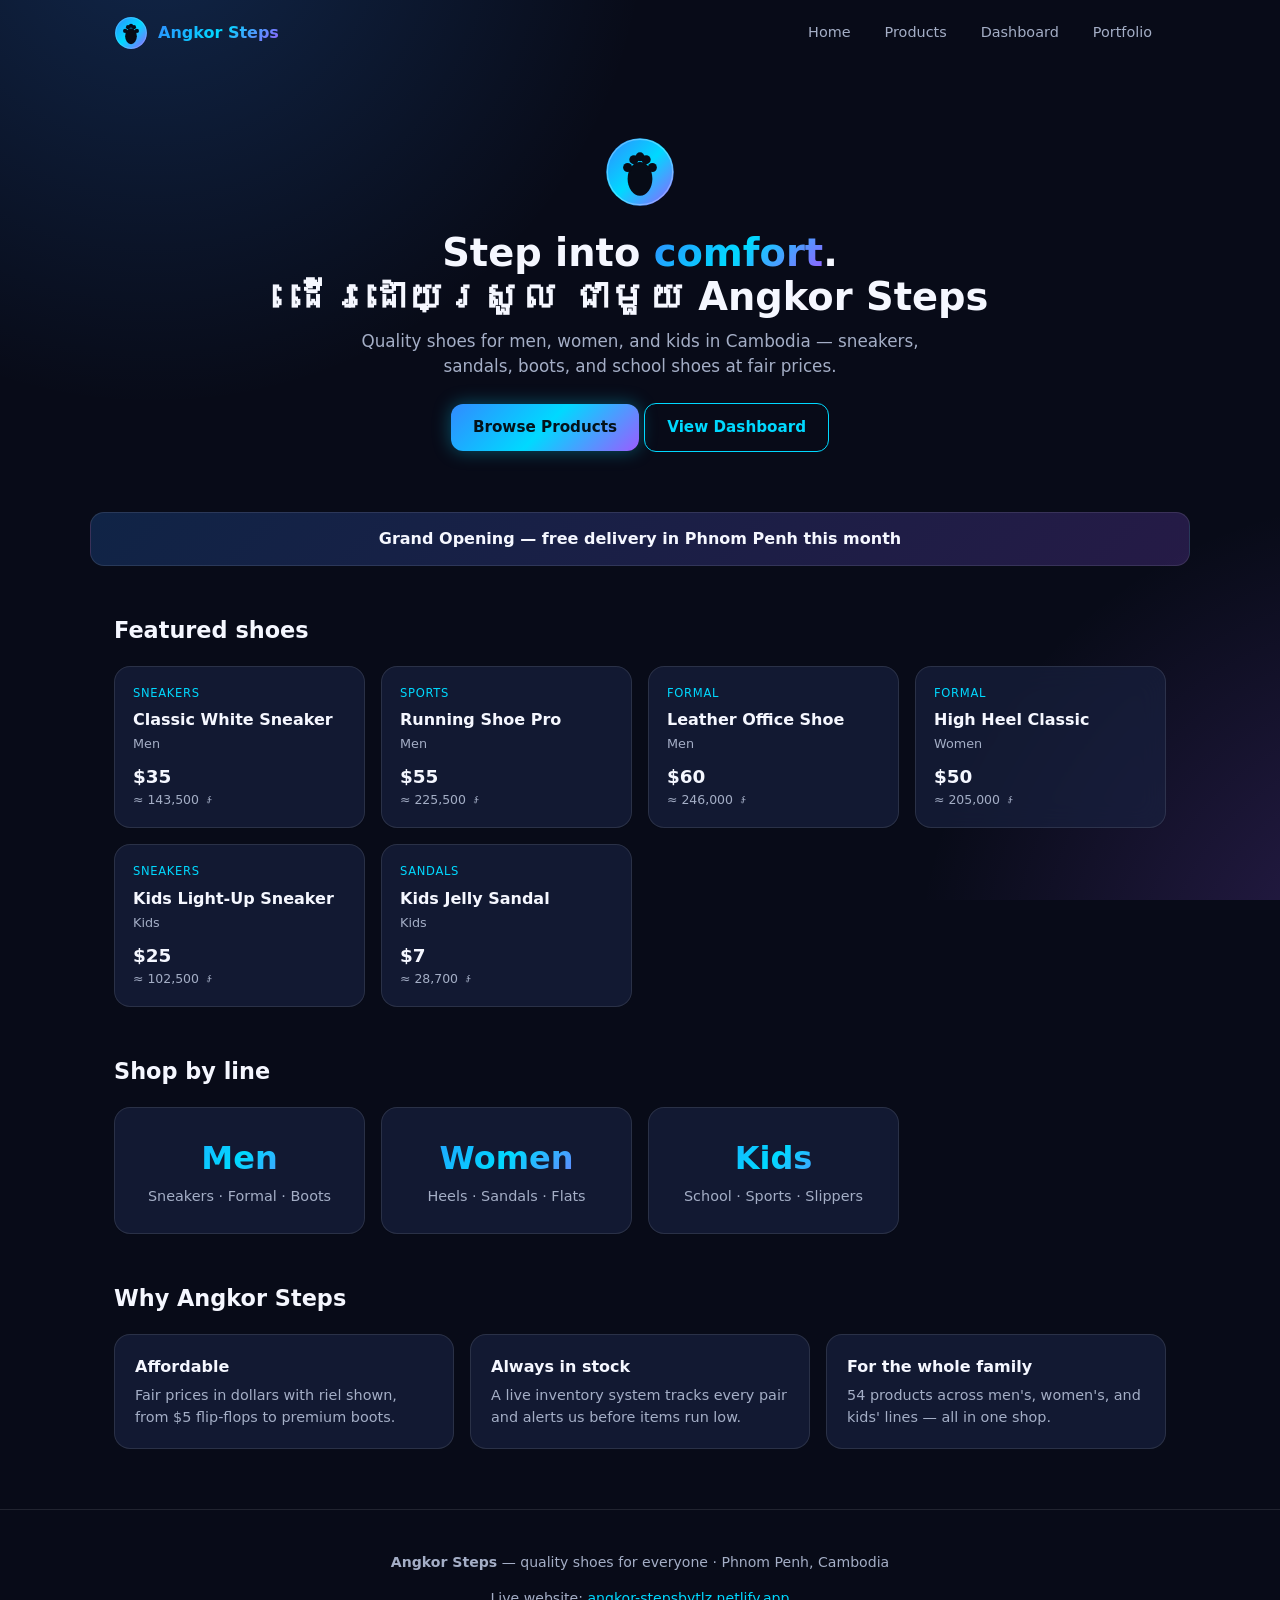
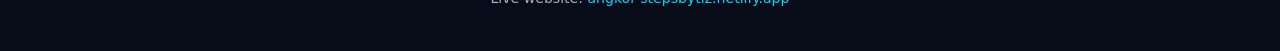
<file: promo.html>
<!DOCTYPE html>
<html lang="en">
<head>
  <meta charset="UTF-8">
  <meta name="viewport" content="width=device-width, initial-scale=1.0">
  <title>Angkor Steps — Quality Shoes for Everyone</title>
  <style>
    :root {
      --bg: #080B18;
      --card: rgba(25, 35, 65, 0.65);
      --border: rgba(255,255,255,0.1);
      --text: #F5F7FF;
      --muted: #A4AEC6;
      --blue: #318BFF;
      --cyan: #00D9FF;
      --purple: #9B5CFF;
      --pink: #E34BFF;
      --grad: linear-gradient(135deg, #318BFF, #00D9FF 50%, #9B5CFF);
    }
    * { box-sizing: border-box; }
    body {
      margin: 0;
      font-family: "Segoe UI", system-ui, -apple-system, Roboto, sans-serif;
      color: var(--text);
      background:
        radial-gradient(900px circle at 12% -10%, rgba(49,139,255,.22), transparent 55%),
        radial-gradient(900px circle at 110% 110%, rgba(155,92,255,.24), transparent 55%),
        var(--bg);
      background-attachment: fixed;
      line-height: 1.5;
    }
    nav {
      display: flex;
      align-items: center;
      gap: 14px;
      padding: 14px 24px;
      max-width: 1100px;
      margin: 0 auto;
    }
    .brand { display: flex; align-items: center; gap: 10px; font-weight: 800; text-decoration: none; color: var(--text); }
    .brand img { height: 34px; width: 34px; }
    .brand .name { background: var(--grad); -webkit-background-clip: text; background-clip: text; color: transparent; }
    .nav-links { margin-left: auto; display: flex; gap: 6px; flex-wrap: wrap; }
    .nav-links a { color: var(--muted); text-decoration: none; padding: 8px 14px; border-radius: 999px; font-size: .9rem; }
    .nav-links a:hover { color: var(--text); background: rgba(255,255,255,.06); }
    .btn {
      display: inline-block;
      background: var(--grad);
      color: #04121a;
      font-weight: 800;
      padding: 12px 22px;
      border-radius: 12px;
      text-decoration: none;
      border: none;
      cursor: pointer;
      font-size: .95rem;
      box-shadow: 0 0 18px rgba(0, 217, 255, 0.35);
    }
    .btn.ghost { background: transparent; border: 1px solid var(--cyan); color: var(--cyan); box-shadow: none; }
    header.hero { max-width: 1100px; margin: 0 auto; padding: 70px 24px 40px; text-align: center; }
    header.hero img { height: 72px; width: 72px; margin-bottom: 16px; }
    header.hero h1 { font-size: 2.4rem; margin: 0 0 10px; line-height: 1.15; }
    header.hero h1 span { background: var(--grad); -webkit-background-clip: text; background-clip: text; color: transparent; }
    header.hero p { color: var(--muted); max-width: 560px; margin: 0 auto 24px; font-size: 1.05rem; }
    .promo-strip {
      max-width: 1100px; margin: 20px auto; padding: 14px 24px;
      background: linear-gradient(135deg, rgba(49,139,255,.2), rgba(155,92,255,.2));
      border: 1px solid var(--border); border-radius: 14px; text-align: center; font-weight: 700;
    }
    section { max-width: 1100px; margin: 48px auto; padding: 0 24px; }
    section h2 { font-size: 1.4rem; margin: 0 0 18px; }
    .grid { display: grid; grid-template-columns: repeat(auto-fill, minmax(240px, 1fr)); gap: 16px; }
    .shoe {
      background: var(--card); border: 1px solid var(--border); border-radius: 16px;
      padding: 18px; backdrop-filter: blur(14px); transition: transform .15s, box-shadow .15s;
    }
    .shoe:hover { transform: translateY(-4px); box-shadow: 0 12px 34px rgba(0,0,0,.35); }
    .shoe .cat { font-size: .72rem; text-transform: uppercase; letter-spacing: .06em; color: var(--cyan); }
    .shoe h3 { margin: 6px 0 2px; font-size: 1rem; }
    .shoe .gender { color: var(--muted); font-size: .8rem; }
    .shoe .price { font-size: 1.15rem; font-weight: 800; margin-top: 10px; }
    .shoe .riel { color: var(--muted); font-size: .78rem; }
    .cat-card {
      background: var(--card); border: 1px solid var(--border); border-radius: 16px; padding: 26px 20px;
      text-align: center; text-decoration: none; color: var(--text); backdrop-filter: blur(14px); transition: transform .15s;
    }
    .cat-card:hover { transform: translateY(-4px); }
    .cat-card .big { font-size: 2rem; font-weight: 800; background: var(--grad); -webkit-background-clip: text; background-clip: text; color: transparent; }
    .cat-card .sub { color: var(--muted); font-size: .9rem; margin-top: 4px; }
    .features { display: grid; grid-template-columns: repeat(auto-fit, minmax(220px, 1fr)); gap: 16px; }
    .feature { background: var(--card); border: 1px solid var(--border); border-radius: 16px; padding: 20px; }
    .feature h3 { margin: 0 0 6px; font-size: 1rem; }
    .feature p { color: var(--muted); font-size: .9rem; margin: 0; }
    footer { border-top: 1px solid var(--border); margin-top: 60px; padding: 28px 24px; text-align: center; color: var(--muted); font-size: .88rem; }
    footer a { color: var(--cyan); text-decoration: none; }
  </style>
</head>
<body>
  <nav>
    <a class="brand" href="promo.html"><img src="logo.svg" alt="Angkor Steps logo"><span class="name">Angkor Steps</span></a>
    <div class="nav-links">
      <a href="promo.html">Home</a>
      <a href="products.html">Products</a>
      <a href="index.html">Dashboard</a>
      <a href="portfolio.html">Portfolio</a>
    </div>
  </nav>

  <header class="hero">
    <img src="logo.svg" alt="Angkor Steps logo">
    <h1>Step into <span>comfort</span>.<br>ដើរដោយស្រួល ជាមួយ Angkor Steps</h1>
    <p>Quality shoes for men, women, and kids in Cambodia — sneakers, sandals, boots, and school shoes at fair prices.</p>
    <a class="btn" href="products.html">Browse Products</a>
    <a class="btn ghost" href="index.html">View Dashboard</a>
  </header>

  <div class="promo-strip">Grand Opening — free delivery in Phnom Penh this month</div>

  <section>
    <h2>Featured shoes</h2>
    <div class="grid" id="featured"></div>
  </section>

  <section>
    <h2>Shop by line</h2>
    <div class="grid">
      <a class="cat-card" href="products.html"><div class="big">Men</div><div class="sub">Sneakers · Formal · Boots</div></a>
      <a class="cat-card" href="products.html"><div class="big">Women</div><div class="sub">Heels · Sandals · Flats</div></a>
      <a class="cat-card" href="products.html"><div class="big">Kids</div><div class="sub">School · Sports · Slippers</div></a>
    </div>
  </section>

  <section>
    <h2>Why Angkor Steps</h2>
    <div class="features">
      <div class="feature"><h3>Affordable</h3><p>Fair prices in dollars with riel shown, from $5 flip-flops to premium boots.</p></div>
      <div class="feature"><h3>Always in stock</h3><p>A live inventory system tracks every pair and alerts us before items run low.</p></div>
      <div class="feature"><h3>For the whole family</h3><p>54 products across men's, women's, and kids' lines — all in one shop.</p></div>
    </div>
  </section>

  <footer>
    <p><b>Angkor Steps</b> — quality shoes for everyone · Phnom Penh, Cambodia</p>
    <p>Live website: <a href="https://angkor-stepsbytlz.netlify.app/">angkor-stepsbytlz.netlify.app</a></p>
  </footer>

  <script src="products.js"></script>
  <script>
    var ids = ["AS001", "AS003", "AS007", "AS023", "AS040", "AS047"];
    var featured = ids.map(function (id) { return PRODUCTS.find(function (p) { return p.id === id; }); });
    document.getElementById("featured").innerHTML = featured.map(function (p) {
      return '<div class="shoe"><div class="cat">' + p.category + '</div>' +
        '<h3>' + p.name + '</h3><div class="gender">' + p.gender + '</div>' +
        '<div class="price">$' + p.price + '</div><div class="riel">≈ ' + Math.round(p.price * 4100).toLocaleString() + ' ៛</div></div>';
    }).join("");
  </script>
</body>
</html>
</file>
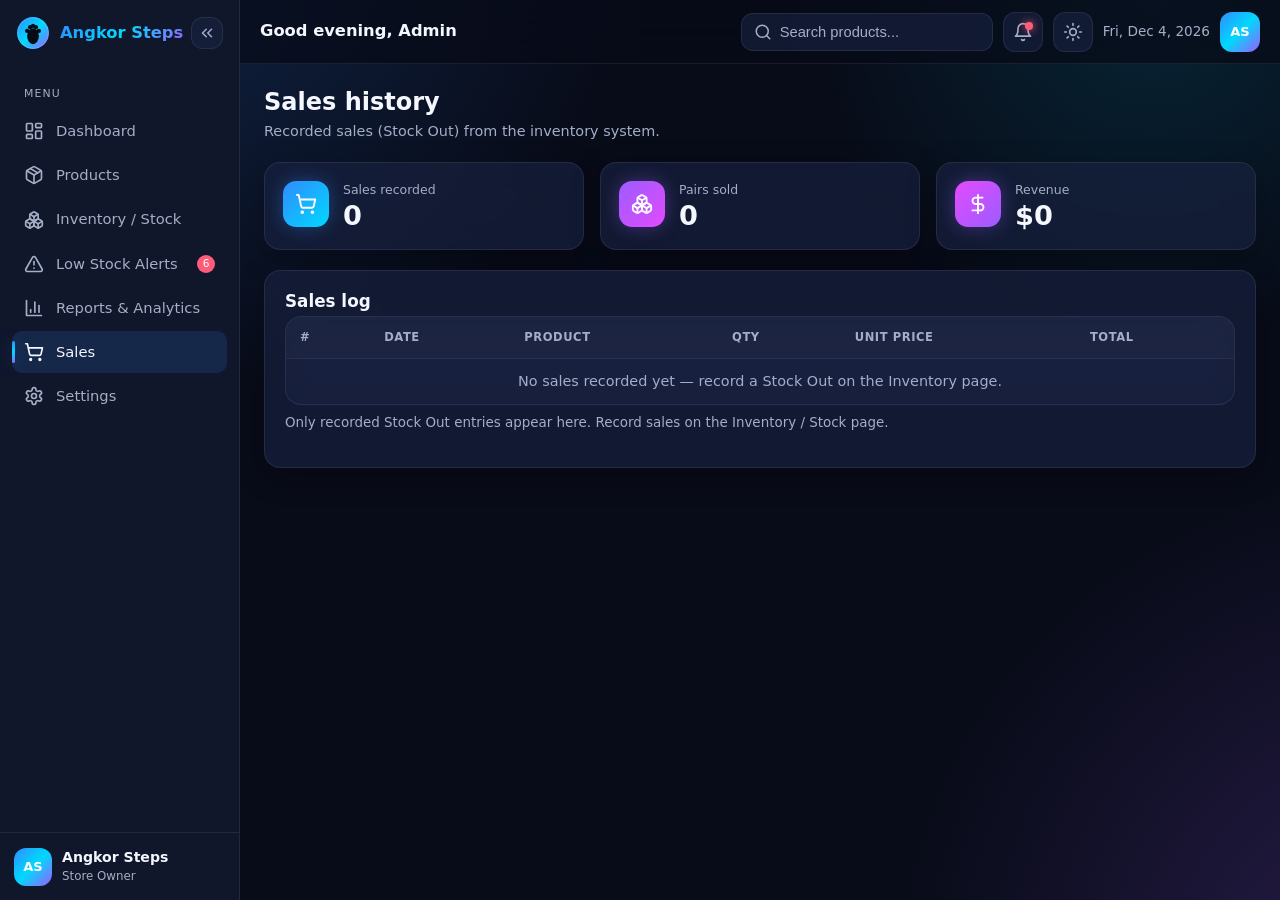
<file: sales.html>
<!DOCTYPE html>
<html lang="en" data-theme="dark">
<head>
  <meta charset="UTF-8">
  <meta name="viewport" content="width=device-width, initial-scale=1.0">
  <title>Angkor Steps — Sales</title>
  <link rel="stylesheet" href="styles.css">
  <script>
    (function () {
      var t = "dark";
      try { t = localStorage.getItem("as_theme") || "dark"; } catch (e) {}
      document.documentElement.setAttribute("data-theme", t);
    })();
  </script>
</head>
<body>
  <aside class="sidebar" id="sidebar">
    <div class="sidebar-head">
      <a class="brand" href="index.html">
        <img class="logo" src="logo.svg" alt="Angkor Steps logo">
        <span class="brand-text">Angkor Steps</span>
      </a>
      <button class="icon-btn" id="sidebarCollapse" title="Collapse sidebar" style="width:32px;height:32px;">
        <svg xmlns="http://www.w3.org/2000/svg" width="18" height="18" viewBox="0 0 24 24" fill="none" stroke="currentColor" stroke-width="2" stroke-linecap="round" stroke-linejoin="round"><path d="m11 17-5-5 5-5"/><path d="m18 17-5-5 5-5"/></svg>
      </button>
    </div>
    <nav class="side-nav">
      <span class="nav-label">Menu</span>
      <a href="index.html">
        <svg xmlns="http://www.w3.org/2000/svg" width="20" height="20" viewBox="0 0 24 24" fill="none" stroke="currentColor" stroke-width="2" stroke-linecap="round" stroke-linejoin="round"><rect x="3" y="3" width="7" height="9" rx="1"/><rect x="14" y="3" width="7" height="5" rx="1"/><rect x="14" y="12" width="7" height="9" rx="1"/><rect x="3" y="16" width="7" height="5" rx="1"/></svg>
        <span class="nav-text">Dashboard</span>
      </a>
      <a href="products.html">
        <svg xmlns="http://www.w3.org/2000/svg" width="20" height="20" viewBox="0 0 24 24" fill="none" stroke="currentColor" stroke-width="2" stroke-linecap="round" stroke-linejoin="round"><path d="m7.5 4.27 9 5.15"/><path d="M21 8a2 2 0 0 0-1-1.73l-7-4a2 2 0 0 0-2 0l-7 4A2 2 0 0 0 3 8v8a2 2 0 0 0 1 1.73l7 4a2 2 0 0 0 2 0l7-4A2 2 0 0 0 21 16Z"/><path d="m3.3 7 8.7 5 8.7-5"/><path d="M12 22V12"/></svg>
        <span class="nav-text">Products</span>
      </a>
      <a href="stock.html">
        <svg xmlns="http://www.w3.org/2000/svg" width="20" height="20" viewBox="0 0 24 24" fill="none" stroke="currentColor" stroke-width="2" stroke-linecap="round" stroke-linejoin="round"><path d="M2.97 12.92A2 2 0 0 0 2 14.63v3.24a2 2 0 0 0 .97 1.71l3 1.8a2 2 0 0 0 2.06 0L12 19v-5.5l-5-3-4.03 2.42Z"/><path d="m7 16.5-4.74-2.85"/><path d="m7 16.5 5-3"/><path d="M7 16.5v5.17"/><path d="M12 13.5V19l3.97 2.38a2 2 0 0 0 2.06 0l3-1.8a2 2 0 0 0 .97-1.71v-3.24a2 2 0 0 0-.97-1.71L17 10.5l-5 3Z"/><path d="m17 16.5-5-3"/><path d="m17 16.5 4.74-2.85"/><path d="M17 16.5v5.17"/><path d="M7.97 4.42A2 2 0 0 0 7 6.13v4.37l5 3 5-3V6.13a2 2 0 0 0-.97-1.71l-3-1.8a2 2 0 0 0-2.06 0l-3 1.8Z"/><path d="M12 8 7.26 5.15"/><path d="m12 8 4.74-2.85"/><path d="M12 13.5V8"/></svg>
        <span class="nav-text">Inventory / Stock</span>
      </a>
      <a href="products.html?low=1">
        <svg xmlns="http://www.w3.org/2000/svg" width="20" height="20" viewBox="0 0 24 24" fill="none" stroke="currentColor" stroke-width="2" stroke-linecap="round" stroke-linejoin="round"><path d="m21.73 18-8-14a2 2 0 0 0-3.48 0l-8 14A2 2 0 0 0 4 21h16a2 2 0 0 0 1.73-3Z"/><path d="M12 9v4"/><path d="M12 17h.01"/></svg>
        <span class="nav-text">Low Stock Alerts</span>
        <span class="badge-count" id="navLowCount"></span>
      </a>
      <a href="index.html#analytics">
        <svg xmlns="http://www.w3.org/2000/svg" width="20" height="20" viewBox="0 0 24 24" fill="none" stroke="currentColor" stroke-width="2" stroke-linecap="round" stroke-linejoin="round"><path d="M3 3v18h18"/><path d="M18 17V9"/><path d="M13 17V5"/><path d="M8 17v-3"/></svg>
        <span class="nav-text">Reports &amp; Analytics</span>
      </a>
      <a href="sales.html" class="active">
        <svg xmlns="http://www.w3.org/2000/svg" width="20" height="20" viewBox="0 0 24 24" fill="none" stroke="currentColor" stroke-width="2" stroke-linecap="round" stroke-linejoin="round"><circle cx="8" cy="21" r="1"/><circle cx="19" cy="21" r="1"/><path d="M2.05 2.05h2l2.66 12.42a2 2 0 0 0 2 1.58h9.78a2 2 0 0 0 1.95-1.57l1.65-7.43H5.12"/></svg>
        <span class="nav-text">Sales</span>
      </a>
      <a href="settings.html">
        <svg xmlns="http://www.w3.org/2000/svg" width="20" height="20" viewBox="0 0 24 24" fill="none" stroke="currentColor" stroke-width="2" stroke-linecap="round" stroke-linejoin="round"><path d="M12.22 2h-.44a2 2 0 0 0-2 2v.18a2 2 0 0 1-1 1.73l-.43.25a2 2 0 0 1-2 0l-.15-.08a2 2 0 0 0-2.73.73l-.22.38a2 2 0 0 0 .73 2.73l.15.1a2 2 0 0 1 1 1.72v.51a2 2 0 0 1-1 1.74l-.15.09a2 2 0 0 0-.73 2.73l.22.38a2 2 0 0 0 2.73.73l.15-.08a2 2 0 0 1 2 0l.43.25a2 2 0 0 1 1 1.73V20a2 2 0 0 0 2 2h.44a2 2 0 0 0 2-2v-.18a2 2 0 0 1 1-1.73l.43-.25a2 2 0 0 1 2 0l.15.08a2 2 0 0 0 2.73-.73l.22-.39a2 2 0 0 0-.73-2.73l-.15-.08a2 2 0 0 1-1-1.74v-.5a2 2 0 0 1 1-1.74l.15-.09a2 2 0 0 0 .73-2.73l-.22-.38a2 2 0 0 0-2.73-.73l-.15.08a2 2 0 0 1-2 0l-.43-.25a2 2 0 0 1-1-1.73V4a2 2 0 0 0-2-2z"/><circle cx="12" cy="12" r="3"/></svg>
        <span class="nav-text">Settings</span>
      </a>
    </nav>
    <div class="sidebar-foot">
      <div class="user-chip">
        <div class="avatar">AS</div>
        <div class="user-meta">
          <div class="user-name">Angkor Steps</div>
          <div class="user-role">Store Owner</div>
        </div>
      </div>
    </div>
  </aside>
  <div class="sidebar-overlay" id="sidebarOverlay"></div>

  <div class="shell">
    <header class="topbar">
      <button class="icon-btn" id="menuBtn" title="Menu">
        <svg xmlns="http://www.w3.org/2000/svg" width="20" height="20" viewBox="0 0 24 24" fill="none" stroke="currentColor" stroke-width="2" stroke-linecap="round" stroke-linejoin="round"><line x1="4" x2="20" y1="6" y2="6"/><line x1="4" x2="20" y1="12" y2="12"/><line x1="4" x2="20" y1="18" y2="18"/></svg>
      </button>
      <div class="topbar-title" id="welcome">Sales</div>
      <div class="topbar-actions">
        <form class="search" id="globalSearch">
          <svg xmlns="http://www.w3.org/2000/svg" width="18" height="18" viewBox="0 0 24 24" fill="none" stroke="currentColor" stroke-width="2" stroke-linecap="round" stroke-linejoin="round"><circle cx="11" cy="11" r="8"/><path d="m21 21-4.3-4.3"/></svg>
          <input type="text" placeholder="Search products...">
        </form>
        <button class="icon-btn" id="bellBtn" title="Low stock alerts">
          <svg xmlns="http://www.w3.org/2000/svg" width="20" height="20" viewBox="0 0 24 24" fill="none" stroke="currentColor" stroke-width="2" stroke-linecap="round" stroke-linejoin="round"><path d="M6 8a6 6 0 0 1 12 0c0 7 3 9 3 9H3s3-2 3-9"/><path d="M10.3 21a1.94 1.94 0 0 0 3.4 0"/></svg>
          <span class="dot" id="bellDot" style="display:none;"></span>
        </button>
        <button class="icon-btn" id="themeToggle" title="Toggle light / dark mode">
          <svg xmlns="http://www.w3.org/2000/svg" width="20" height="20" viewBox="0 0 24 24" fill="none" stroke="currentColor" stroke-width="2" stroke-linecap="round" stroke-linejoin="round"><circle cx="12" cy="12" r="4"/><path d="M12 2v2"/><path d="M12 20v2"/><path d="m4.93 4.93 1.41 1.41"/><path d="m17.66 17.66 1.41 1.41"/><path d="M2 12h2"/><path d="M20 12h2"/><path d="m6.34 17.66-1.41 1.41"/><path d="m19.07 4.93-1.41 1.41"/></svg>
        </button>
        <div class="date" id="dateNow"></div>
        <div class="dropdown" id="avatarDropdown">
          <div class="avatar avatar-sm" id="avatarBtn">AS</div>
          <div class="dropdown-menu">
            <div class="menu-head"><div class="n">Angkor Steps</div><div class="r">Store Owner</div></div>
            <div class="dropdown-divider"></div>
            <button class="menu-item" id="themeItem">
              <svg xmlns="http://www.w3.org/2000/svg" width="18" height="18" viewBox="0 0 24 24" fill="none" stroke="currentColor" stroke-width="2" stroke-linecap="round" stroke-linejoin="round"><circle cx="12" cy="12" r="4"/><path d="M12 2v2"/><path d="M12 20v2"/><path d="m4.93 4.93 1.41 1.41"/><path d="m17.66 17.66 1.41 1.41"/><path d="M2 12h2"/><path d="M20 12h2"/><path d="m6.34 17.66-1.41 1.41"/><path d="m19.07 4.93-1.41 1.41"/></svg>
              Toggle light / dark
            </button>
          </div>
        </div>
      </div>
    </header>

    <main>
      <h1>Sales history</h1>
      <p class="subtitle">Recorded sales (Stock Out) from the inventory system.</p>

      <section class="stats" id="salesStats"></section>

      <section class="card">
        <h2>Sales log</h2>
        <div class="table-wrap">
          <table>
            <thead>
              <tr><th>#</th><th>Date</th><th>Product</th><th>Qty</th><th>Unit price</th><th>Total</th></tr>
            </thead>
            <tbody id="salesBody"></tbody>
          </table>
        </div>
        <p class="note">Only recorded Stock Out entries appear here. Record sales on the Inventory / Stock page.</p>
      </section>
    </main>
  </div>

  <script src="products.js"></script>
  <script src="app.js"></script>
</body>
</html>
</file>
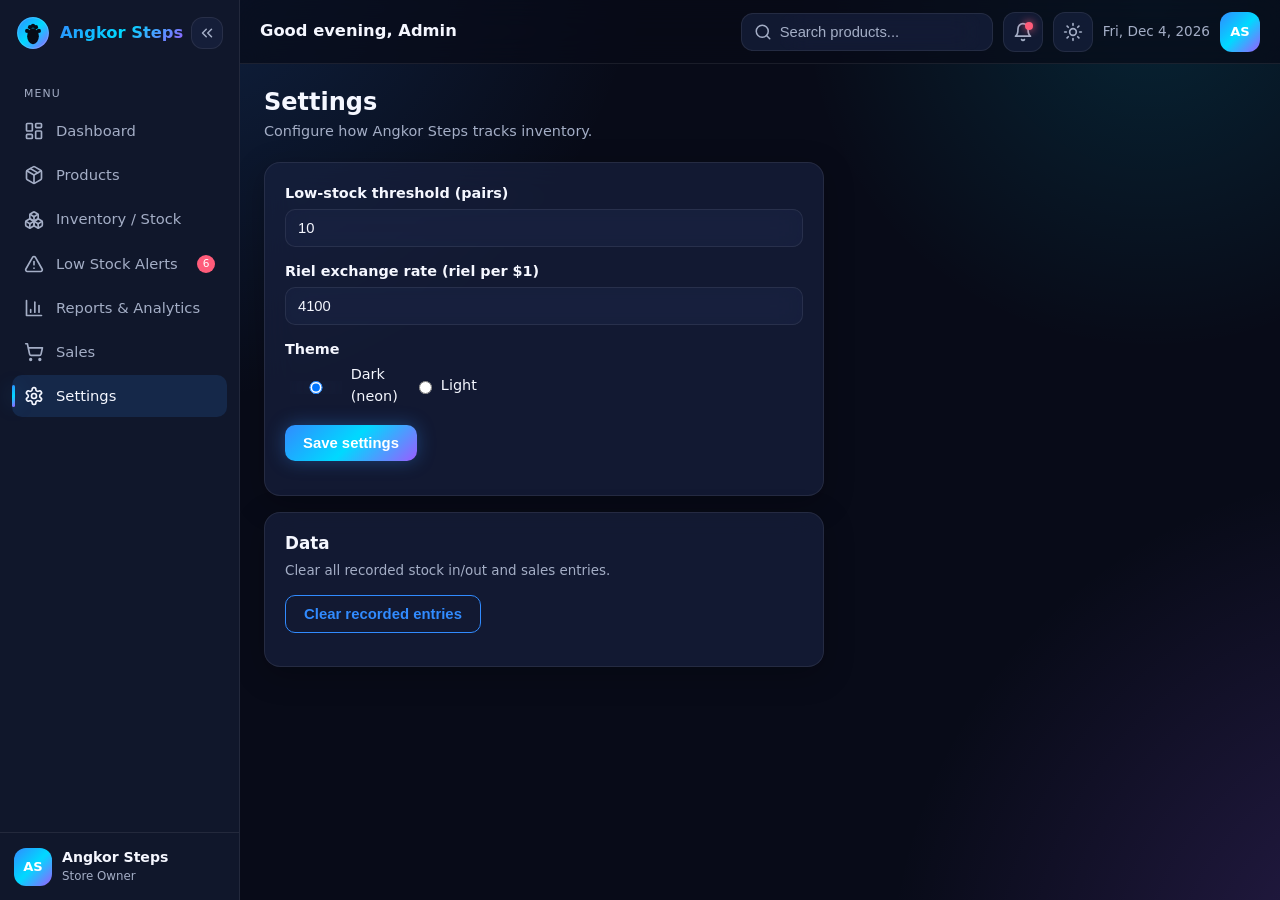
<file: settings.html>
<!DOCTYPE html>
<html lang="en" data-theme="dark">
<head>
  <meta charset="UTF-8">
  <meta name="viewport" content="width=device-width, initial-scale=1.0">
  <title>Angkor Steps — Settings</title>
  <link rel="stylesheet" href="styles.css">
  <script>
    (function () {
      var t = "dark";
      try { t = localStorage.getItem("as_theme") || "dark"; } catch (e) {}
      document.documentElement.setAttribute("data-theme", t);
    })();
  </script>
</head>
<body>
  <aside class="sidebar" id="sidebar">
    <div class="sidebar-head">
      <a class="brand" href="index.html">
        <img class="logo" src="logo.svg" alt="Angkor Steps logo">
        <span class="brand-text">Angkor Steps</span>
      </a>
      <button class="icon-btn" id="sidebarCollapse" title="Collapse sidebar" style="width:32px;height:32px;">
        <svg xmlns="http://www.w3.org/2000/svg" width="18" height="18" viewBox="0 0 24 24" fill="none" stroke="currentColor" stroke-width="2" stroke-linecap="round" stroke-linejoin="round"><path d="m11 17-5-5 5-5"/><path d="m18 17-5-5 5-5"/></svg>
      </button>
    </div>
    <nav class="side-nav">
      <span class="nav-label">Menu</span>
      <a href="index.html">
        <svg xmlns="http://www.w3.org/2000/svg" width="20" height="20" viewBox="0 0 24 24" fill="none" stroke="currentColor" stroke-width="2" stroke-linecap="round" stroke-linejoin="round"><rect x="3" y="3" width="7" height="9" rx="1"/><rect x="14" y="3" width="7" height="5" rx="1"/><rect x="14" y="12" width="7" height="9" rx="1"/><rect x="3" y="16" width="7" height="5" rx="1"/></svg>
        <span class="nav-text">Dashboard</span>
      </a>
      <a href="products.html">
        <svg xmlns="http://www.w3.org/2000/svg" width="20" height="20" viewBox="0 0 24 24" fill="none" stroke="currentColor" stroke-width="2" stroke-linecap="round" stroke-linejoin="round"><path d="m7.5 4.27 9 5.15"/><path d="M21 8a2 2 0 0 0-1-1.73l-7-4a2 2 0 0 0-2 0l-7 4A2 2 0 0 0 3 8v8a2 2 0 0 0 1 1.73l7 4a2 2 0 0 0 2 0l7-4A2 2 0 0 0 21 16Z"/><path d="m3.3 7 8.7 5 8.7-5"/><path d="M12 22V12"/></svg>
        <span class="nav-text">Products</span>
      </a>
      <a href="stock.html">
        <svg xmlns="http://www.w3.org/2000/svg" width="20" height="20" viewBox="0 0 24 24" fill="none" stroke="currentColor" stroke-width="2" stroke-linecap="round" stroke-linejoin="round"><path d="M2.97 12.92A2 2 0 0 0 2 14.63v3.24a2 2 0 0 0 .97 1.71l3 1.8a2 2 0 0 0 2.06 0L12 19v-5.5l-5-3-4.03 2.42Z"/><path d="m7 16.5-4.74-2.85"/><path d="m7 16.5 5-3"/><path d="M7 16.5v5.17"/><path d="M12 13.5V19l3.97 2.38a2 2 0 0 0 2.06 0l3-1.8a2 2 0 0 0 .97-1.71v-3.24a2 2 0 0 0-.97-1.71L17 10.5l-5 3Z"/><path d="m17 16.5-5-3"/><path d="m17 16.5 4.74-2.85"/><path d="M17 16.5v5.17"/><path d="M7.97 4.42A2 2 0 0 0 7 6.13v4.37l5 3 5-3V6.13a2 2 0 0 0-.97-1.71l-3-1.8a2 2 0 0 0-2.06 0l-3 1.8Z"/><path d="M12 8 7.26 5.15"/><path d="m12 8 4.74-2.85"/><path d="M12 13.5V8"/></svg>
        <span class="nav-text">Inventory / Stock</span>
      </a>
      <a href="products.html?low=1">
        <svg xmlns="http://www.w3.org/2000/svg" width="20" height="20" viewBox="0 0 24 24" fill="none" stroke="currentColor" stroke-width="2" stroke-linecap="round" stroke-linejoin="round"><path d="m21.73 18-8-14a2 2 0 0 0-3.48 0l-8 14A2 2 0 0 0 4 21h16a2 2 0 0 0 1.73-3Z"/><path d="M12 9v4"/><path d="M12 17h.01"/></svg>
        <span class="nav-text">Low Stock Alerts</span>
        <span class="badge-count" id="navLowCount"></span>
      </a>
      <a href="index.html#analytics">
        <svg xmlns="http://www.w3.org/2000/svg" width="20" height="20" viewBox="0 0 24 24" fill="none" stroke="currentColor" stroke-width="2" stroke-linecap="round" stroke-linejoin="round"><path d="M3 3v18h18"/><path d="M18 17V9"/><path d="M13 17V5"/><path d="M8 17v-3"/></svg>
        <span class="nav-text">Reports &amp; Analytics</span>
      </a>
      <a href="sales.html">
        <svg xmlns="http://www.w3.org/2000/svg" width="20" height="20" viewBox="0 0 24 24" fill="none" stroke="currentColor" stroke-width="2" stroke-linecap="round" stroke-linejoin="round"><circle cx="8" cy="21" r="1"/><circle cx="19" cy="21" r="1"/><path d="M2.05 2.05h2l2.66 12.42a2 2 0 0 0 2 1.58h9.78a2 2 0 0 0 1.95-1.57l1.65-7.43H5.12"/></svg>
        <span class="nav-text">Sales</span>
      </a>
      <a href="settings.html" class="active">
        <svg xmlns="http://www.w3.org/2000/svg" width="20" height="20" viewBox="0 0 24 24" fill="none" stroke="currentColor" stroke-width="2" stroke-linecap="round" stroke-linejoin="round"><path d="M12.22 2h-.44a2 2 0 0 0-2 2v.18a2 2 0 0 1-1 1.73l-.43.25a2 2 0 0 1-2 0l-.15-.08a2 2 0 0 0-2.73.73l-.22.38a2 2 0 0 0 .73 2.73l.15.1a2 2 0 0 1 1 1.72v.51a2 2 0 0 1-1 1.74l-.15.09a2 2 0 0 0-.73 2.73l.22.38a2 2 0 0 0 2.73.73l.15-.08a2 2 0 0 1 2 0l.43.25a2 2 0 0 1 1 1.73V20a2 2 0 0 0 2 2h.44a2 2 0 0 0 2-2v-.18a2 2 0 0 1 1-1.73l.43-.25a2 2 0 0 1 2 0l.15.08a2 2 0 0 0 2.73-.73l.22-.39a2 2 0 0 0-.73-2.73l-.15-.08a2 2 0 0 1-1-1.74v-.5a2 2 0 0 1 1-1.74l.15-.09a2 2 0 0 0 .73-2.73l-.22-.38a2 2 0 0 0-2.73-.73l-.15.08a2 2 0 0 1-2 0l-.43-.25a2 2 0 0 1-1-1.73V4a2 2 0 0 0-2-2z"/><circle cx="12" cy="12" r="3"/></svg>
        <span class="nav-text">Settings</span>
      </a>
    </nav>
    <div class="sidebar-foot">
      <div class="user-chip">
        <div class="avatar">AS</div>
        <div class="user-meta">
          <div class="user-name">Angkor Steps</div>
          <div class="user-role">Store Owner</div>
        </div>
      </div>
    </div>
  </aside>
  <div class="sidebar-overlay" id="sidebarOverlay"></div>

  <div class="shell">
    <header class="topbar">
      <button class="icon-btn" id="menuBtn" title="Menu">
        <svg xmlns="http://www.w3.org/2000/svg" width="20" height="20" viewBox="0 0 24 24" fill="none" stroke="currentColor" stroke-width="2" stroke-linecap="round" stroke-linejoin="round"><line x1="4" x2="20" y1="6" y2="6"/><line x1="4" x2="20" y1="12" y2="12"/><line x1="4" x2="20" y1="18" y2="18"/></svg>
      </button>
      <div class="topbar-title" id="welcome">Settings</div>
      <div class="topbar-actions">
        <form class="search" id="globalSearch">
          <svg xmlns="http://www.w3.org/2000/svg" width="18" height="18" viewBox="0 0 24 24" fill="none" stroke="currentColor" stroke-width="2" stroke-linecap="round" stroke-linejoin="round"><circle cx="11" cy="11" r="8"/><path d="m21 21-4.3-4.3"/></svg>
          <input type="text" placeholder="Search products...">
        </form>
        <button class="icon-btn" id="bellBtn" title="Low stock alerts">
          <svg xmlns="http://www.w3.org/2000/svg" width="20" height="20" viewBox="0 0 24 24" fill="none" stroke="currentColor" stroke-width="2" stroke-linecap="round" stroke-linejoin="round"><path d="M6 8a6 6 0 0 1 12 0c0 7 3 9 3 9H3s3-2 3-9"/><path d="M10.3 21a1.94 1.94 0 0 0 3.4 0"/></svg>
          <span class="dot" id="bellDot" style="display:none;"></span>
        </button>
        <button class="icon-btn" id="themeToggle" title="Toggle light / dark mode">
          <svg xmlns="http://www.w3.org/2000/svg" width="20" height="20" viewBox="0 0 24 24" fill="none" stroke="currentColor" stroke-width="2" stroke-linecap="round" stroke-linejoin="round"><circle cx="12" cy="12" r="4"/><path d="M12 2v2"/><path d="M12 20v2"/><path d="m4.93 4.93 1.41 1.41"/><path d="m17.66 17.66 1.41 1.41"/><path d="M2 12h2"/><path d="M20 12h2"/><path d="m6.34 17.66-1.41 1.41"/><path d="m19.07 4.93-1.41 1.41"/></svg>
        </button>
        <div class="date" id="dateNow"></div>
        <div class="dropdown" id="avatarDropdown">
          <div class="avatar avatar-sm" id="avatarBtn">AS</div>
          <div class="dropdown-menu">
            <div class="menu-head"><div class="n">Angkor Steps</div><div class="r">Store Owner</div></div>
            <div class="dropdown-divider"></div>
            <button class="menu-item" id="themeItem">
              <svg xmlns="http://www.w3.org/2000/svg" width="18" height="18" viewBox="0 0 24 24" fill="none" stroke="currentColor" stroke-width="2" stroke-linecap="round" stroke-linejoin="round"><circle cx="12" cy="12" r="4"/><path d="M12 2v2"/><path d="M12 20v2"/><path d="m4.93 4.93 1.41 1.41"/><path d="m17.66 17.66 1.41 1.41"/><path d="M2 12h2"/><path d="M20 12h2"/><path d="m6.34 17.66-1.41 1.41"/><path d="m19.07 4.93-1.41 1.41"/></svg>
              Toggle light / dark
            </button>
          </div>
        </div>
      </div>
    </header>

    <main>
      <h1>Settings</h1>
      <p class="subtitle">Configure how Angkor Steps tracks inventory.</p>

      <section class="card" style="max-width:560px;">
        <form id="settingsForm">
          <div class="field">
            <label>Low-stock threshold (pairs)</label>
            <input type="number" id="setReorder" min="1" value="10">
          </div>
          <div class="field">
            <label>Riel exchange rate (riel per $1)</label>
            <input type="number" id="setRiel" min="1" value="4100">
          </div>
          <div class="field">
            <label>Theme</label>
            <div class="radio-row">
              <label><input type="radio" name="setTheme" value="dark"> Dark (neon)</label>
              <label><input type="radio" name="setTheme" value="light"> Light</label>
            </div>
          </div>
          <button type="submit" class="btn">Save settings</button>
        </form>
        <p class="note" id="settingsMsg"></p>
      </section>

      <section class="card" style="max-width:560px;">
        <h2>Data</h2>
        <p class="note">Clear all recorded stock in/out and sales entries.</p>
        <button type="button" class="btn ghost" id="resetData">Clear recorded entries</button>
        <p class="note" id="resetMsg"></p>
      </section>
    </main>
  </div>

  <script src="products.js"></script>
  <script src="app.js"></script>
</body>
</html>
</file>
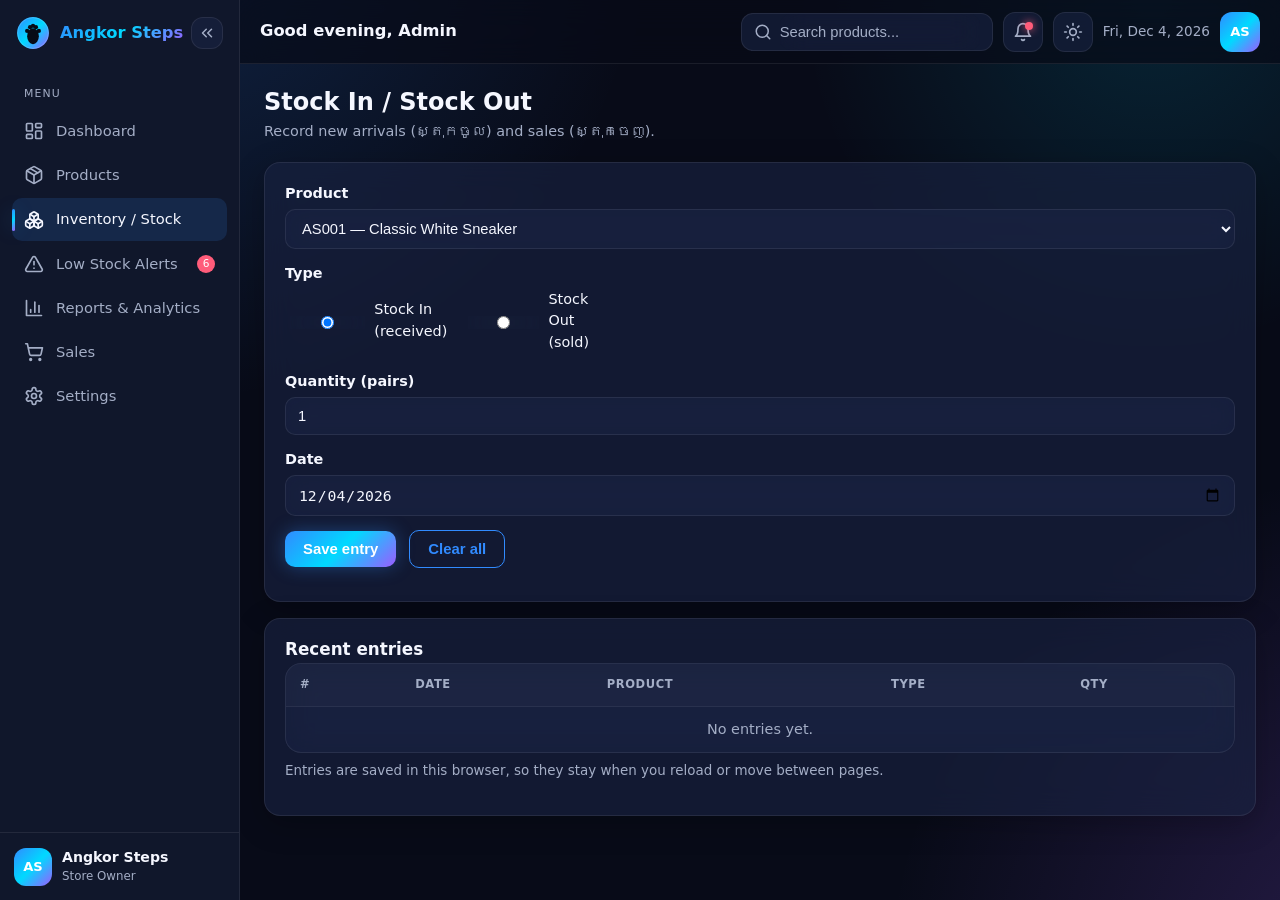
<file: stock.html>
<!DOCTYPE html>
<html lang="en" data-theme="dark">
<head>
  <meta charset="UTF-8">
  <meta name="viewport" content="width=device-width, initial-scale=1.0">
  <title>Angkor Steps — Stock In/Out</title>
  <link rel="stylesheet" href="styles.css">
  <script>
    (function () {
      var t = "dark";
      try { t = localStorage.getItem("as_theme") || "dark"; } catch (e) {}
      document.documentElement.setAttribute("data-theme", t);
    })();
  </script>
</head>
<body>
  <aside class="sidebar" id="sidebar">
    <div class="sidebar-head">
      <a class="brand" href="index.html">
        <img class="logo" src="logo.svg" alt="Angkor Steps logo">
        <span class="brand-text">Angkor Steps</span>
      </a>
      <button class="icon-btn" id="sidebarCollapse" title="Collapse sidebar" style="width:32px;height:32px;">
        <svg xmlns="http://www.w3.org/2000/svg" width="18" height="18" viewBox="0 0 24 24" fill="none" stroke="currentColor" stroke-width="2" stroke-linecap="round" stroke-linejoin="round"><path d="m11 17-5-5 5-5"/><path d="m18 17-5-5 5-5"/></svg>
      </button>
    </div>
    <nav class="side-nav">
      <span class="nav-label">Menu</span>
      <a href="index.html">
        <svg xmlns="http://www.w3.org/2000/svg" width="20" height="20" viewBox="0 0 24 24" fill="none" stroke="currentColor" stroke-width="2" stroke-linecap="round" stroke-linejoin="round"><rect x="3" y="3" width="7" height="9" rx="1"/><rect x="14" y="3" width="7" height="5" rx="1"/><rect x="14" y="12" width="7" height="9" rx="1"/><rect x="3" y="16" width="7" height="5" rx="1"/></svg>
        <span class="nav-text">Dashboard</span>
      </a>
      <a href="products.html">
        <svg xmlns="http://www.w3.org/2000/svg" width="20" height="20" viewBox="0 0 24 24" fill="none" stroke="currentColor" stroke-width="2" stroke-linecap="round" stroke-linejoin="round"><path d="m7.5 4.27 9 5.15"/><path d="M21 8a2 2 0 0 0-1-1.73l-7-4a2 2 0 0 0-2 0l-7 4A2 2 0 0 0 3 8v8a2 2 0 0 0 1 1.73l7 4a2 2 0 0 0 2 0l7-4A2 2 0 0 0 21 16Z"/><path d="m3.3 7 8.7 5 8.7-5"/><path d="M12 22V12"/></svg>
        <span class="nav-text">Products</span>
      </a>
      <a href="stock.html" class="active">
        <svg xmlns="http://www.w3.org/2000/svg" width="20" height="20" viewBox="0 0 24 24" fill="none" stroke="currentColor" stroke-width="2" stroke-linecap="round" stroke-linejoin="round"><path d="M2.97 12.92A2 2 0 0 0 2 14.63v3.24a2 2 0 0 0 .97 1.71l3 1.8a2 2 0 0 0 2.06 0L12 19v-5.5l-5-3-4.03 2.42Z"/><path d="m7 16.5-4.74-2.85"/><path d="m7 16.5 5-3"/><path d="M7 16.5v5.17"/><path d="M12 13.5V19l3.97 2.38a2 2 0 0 0 2.06 0l3-1.8a2 2 0 0 0 .97-1.71v-3.24a2 2 0 0 0-.97-1.71L17 10.5l-5 3Z"/><path d="m17 16.5-5-3"/><path d="m17 16.5 4.74-2.85"/><path d="M17 16.5v5.17"/><path d="M7.97 4.42A2 2 0 0 0 7 6.13v4.37l5 3 5-3V6.13a2 2 0 0 0-.97-1.71l-3-1.8a2 2 0 0 0-2.06 0l-3 1.8Z"/><path d="M12 8 7.26 5.15"/><path d="m12 8 4.74-2.85"/><path d="M12 13.5V8"/></svg>
        <span class="nav-text">Inventory / Stock</span>
      </a>
      <a href="products.html?low=1">
        <svg xmlns="http://www.w3.org/2000/svg" width="20" height="20" viewBox="0 0 24 24" fill="none" stroke="currentColor" stroke-width="2" stroke-linecap="round" stroke-linejoin="round"><path d="m21.73 18-8-14a2 2 0 0 0-3.48 0l-8 14A2 2 0 0 0 4 21h16a2 2 0 0 0 1.73-3Z"/><path d="M12 9v4"/><path d="M12 17h.01"/></svg>
        <span class="nav-text">Low Stock Alerts</span>
        <span class="badge-count" id="navLowCount"></span>
      </a>
      <a href="index.html#analytics">
        <svg xmlns="http://www.w3.org/2000/svg" width="20" height="20" viewBox="0 0 24 24" fill="none" stroke="currentColor" stroke-width="2" stroke-linecap="round" stroke-linejoin="round"><path d="M3 3v18h18"/><path d="M18 17V9"/><path d="M13 17V5"/><path d="M8 17v-3"/></svg>
        <span class="nav-text">Reports &amp; Analytics</span>
      </a>
      <a href="sales.html">
        <svg xmlns="http://www.w3.org/2000/svg" width="20" height="20" viewBox="0 0 24 24" fill="none" stroke="currentColor" stroke-width="2" stroke-linecap="round" stroke-linejoin="round"><circle cx="8" cy="21" r="1"/><circle cx="19" cy="21" r="1"/><path d="M2.05 2.05h2l2.66 12.42a2 2 0 0 0 2 1.58h9.78a2 2 0 0 0 1.95-1.57l1.65-7.43H5.12"/></svg>
        <span class="nav-text">Sales</span>
      </a>
      <a href="settings.html">
        <svg xmlns="http://www.w3.org/2000/svg" width="20" height="20" viewBox="0 0 24 24" fill="none" stroke="currentColor" stroke-width="2" stroke-linecap="round" stroke-linejoin="round"><path d="M12.22 2h-.44a2 2 0 0 0-2 2v.18a2 2 0 0 1-1 1.73l-.43.25a2 2 0 0 1-2 0l-.15-.08a2 2 0 0 0-2.73.73l-.22.38a2 2 0 0 0 .73 2.73l.15.1a2 2 0 0 1 1 1.72v.51a2 2 0 0 1-1 1.74l-.15.09a2 2 0 0 0-.73 2.73l.22.38a2 2 0 0 0 2.73.73l.15-.08a2 2 0 0 1 2 0l.43.25a2 2 0 0 1 1 1.73V20a2 2 0 0 0 2 2h.44a2 2 0 0 0 2-2v-.18a2 2 0 0 1 1-1.73l.43-.25a2 2 0 0 1 2 0l.15.08a2 2 0 0 0 2.73-.73l.22-.39a2 2 0 0 0-.73-2.73l-.15-.08a2 2 0 0 1-1-1.74v-.5a2 2 0 0 1 1-1.74l.15-.09a2 2 0 0 0 .73-2.73l-.22-.38a2 2 0 0 0-2.73-.73l-.15.08a2 2 0 0 1-2 0l-.43-.25a2 2 0 0 1-1-1.73V4a2 2 0 0 0-2-2z"/><circle cx="12" cy="12" r="3"/></svg>
        <span class="nav-text">Settings</span>
      </a>
    </nav>
    <div class="sidebar-foot">
      <div class="user-chip">
        <div class="avatar">AS</div>
        <div class="user-meta">
          <div class="user-name">Angkor Steps</div>
          <div class="user-role">Store Owner</div>
        </div>
      </div>
    </div>
  </aside>
  <div class="sidebar-overlay" id="sidebarOverlay"></div>

  <div class="shell">
    <header class="topbar">
      <button class="icon-btn" id="menuBtn" title="Menu">
        <svg xmlns="http://www.w3.org/2000/svg" width="20" height="20" viewBox="0 0 24 24" fill="none" stroke="currentColor" stroke-width="2" stroke-linecap="round" stroke-linejoin="round"><line x1="4" x2="20" y1="6" y2="6"/><line x1="4" x2="20" y1="12" y2="12"/><line x1="4" x2="20" y1="18" y2="18"/></svg>
      </button>
      <div class="topbar-title" id="welcome">Stock In / Out</div>
      <div class="topbar-actions">
        <form class="search" id="globalSearch">
          <svg xmlns="http://www.w3.org/2000/svg" width="18" height="18" viewBox="0 0 24 24" fill="none" stroke="currentColor" stroke-width="2" stroke-linecap="round" stroke-linejoin="round"><circle cx="11" cy="11" r="8"/><path d="m21 21-4.3-4.3"/></svg>
          <input type="text" placeholder="Search products...">
        </form>
        <button class="icon-btn" id="bellBtn" title="Low stock alerts">
          <svg xmlns="http://www.w3.org/2000/svg" width="20" height="20" viewBox="0 0 24 24" fill="none" stroke="currentColor" stroke-width="2" stroke-linecap="round" stroke-linejoin="round"><path d="M6 8a6 6 0 0 1 12 0c0 7 3 9 3 9H3s3-2 3-9"/><path d="M10.3 21a1.94 1.94 0 0 0 3.4 0"/></svg>
          <span class="dot" id="bellDot" style="display:none;"></span>
        </button>
        <button class="icon-btn" id="themeToggle" title="Toggle light / dark mode">
          <svg xmlns="http://www.w3.org/2000/svg" width="20" height="20" viewBox="0 0 24 24" fill="none" stroke="currentColor" stroke-width="2" stroke-linecap="round" stroke-linejoin="round"><circle cx="12" cy="12" r="4"/><path d="M12 2v2"/><path d="M12 20v2"/><path d="m4.93 4.93 1.41 1.41"/><path d="m17.66 17.66 1.41 1.41"/><path d="M2 12h2"/><path d="M20 12h2"/><path d="m6.34 17.66-1.41 1.41"/><path d="m19.07 4.93-1.41 1.41"/></svg>
        </button>
        <div class="date" id="dateNow"></div>
        <div class="dropdown" id="avatarDropdown">
          <div class="avatar avatar-sm" id="avatarBtn">AS</div>
          <div class="dropdown-menu">
            <div class="menu-head"><div class="n">Angkor Steps</div><div class="r">Store Owner</div></div>
            <div class="dropdown-divider"></div>
            <button class="menu-item" id="themeItem">
              <svg xmlns="http://www.w3.org/2000/svg" width="18" height="18" viewBox="0 0 24 24" fill="none" stroke="currentColor" stroke-width="2" stroke-linecap="round" stroke-linejoin="round"><circle cx="12" cy="12" r="4"/><path d="M12 2v2"/><path d="M12 20v2"/><path d="m4.93 4.93 1.41 1.41"/><path d="m17.66 17.66 1.41 1.41"/><path d="M2 12h2"/><path d="M20 12h2"/><path d="m6.34 17.66-1.41 1.41"/><path d="m19.07 4.93-1.41 1.41"/></svg>
              Toggle light / dark
            </button>
          </div>
        </div>
      </div>
    </header>

    <main>
      <h1>Stock In / Stock Out</h1>
      <p class="subtitle">Record new arrivals (ស្តុកចូល) and sales (ស្តុកចេញ).</p>

      <section class="card">
        <form id="stockForm">
          <div class="field">
            <label>Product</label>
            <select id="product" required></select>
          </div>
          <div class="field">
            <label>Type</label>
            <div class="radio-row">
              <label><input type="radio" name="type" value="in" checked> Stock In (received)</label>
              <label><input type="radio" name="type" value="out"> Stock Out (sold)</label>
            </div>
          </div>
          <div class="field">
            <label>Quantity (pairs)</label>
            <input type="number" id="qty" min="1" value="1" required>
          </div>
          <div class="field">
            <label>Date</label>
            <input type="date" id="date">
          </div>
          <button type="submit" class="btn">Save entry</button>
          <button type="button" class="btn ghost" id="clearBtn" style="margin-left:8px;">Clear all</button>
        </form>
        <p class="note" id="formMsg"></p>
      </section>

      <section class="card">
        <h2>Recent entries</h2>
        <div class="table-wrap">
          <table>
            <thead>
              <tr><th>#</th><th>Date</th><th>Product</th><th>Type</th><th>Qty</th></tr>
            </thead>
            <tbody id="logBody"></tbody>
          </table>
        </div>
        <p class="note">Entries are saved in this browser, so they stay when you reload or move between pages.</p>
      </section>
    </main>
  </div>

  <script src="products.js"></script>
  <script src="app.js"></script>
</body>
</html>
</file>
<file: styles.css>
/* Angkor Steps — Futuristic neon glassmorphism admin dashboard (light + dark) */

:root {
  --sidebar-w: 240px;
  --sidebar-w-collapsed: 74px;
  --topbar-h: 64px;
  --radius: 16px;

  /* Dark theme (default) */
  --bg: #080B18;
  --bg2: #10172B;
  --card: rgba(25, 35, 65, 0.65);
  --card-border: rgba(255, 255, 255, 0.08);
  --blue: #318BFF;
  --cyan: #00D9FF;
  --purple: #9B5CFF;
  --pink: #E34BFF;
  --text: #F5F7FF;
  --text2: #A4AEC6;
  --danger: #FF5C7A;
  --ok: #2ED3A6;
  --track: rgba(255, 255, 255, 0.07);
  --hover: rgba(255, 255, 255, 0.05);
  --header-glass: rgba(8, 11, 24, 0.7);
  --grad: linear-gradient(135deg, #318BFF 0%, #00D9FF 50%, #9B5CFF 100%);
  --grad2: linear-gradient(135deg, #00D9FF, #E34BFF);
  --glow-blue: 0 0 18px rgba(49, 139, 255, 0.35);
  --glow-cyan: 0 0 18px rgba(0, 217, 255, 0.32);
  --glow-purple: 0 0 18px rgba(155, 92, 255, 0.35);
  --amb1: rgba(49, 139, 255, 0.20);
  --amb2: rgba(155, 92, 255, 0.22);
  --amb3: rgba(0, 217, 255, 0.12);
  --shadow: 0 8px 30px rgba(0, 0, 0, 0.25);
}

[data-theme="light"] {
  --bg: #eef2fb;
  --bg2: #ffffff;
  --card: rgba(255, 255, 255, 0.72);
  --card-border: rgba(15, 23, 42, 0.08);
  --blue: #1d6fe0;
  --cyan: #0094c6;
  --purple: #7c3aed;
  --pink: #c026d3;
  --text: #10142a;
  --text2: #5b6478;
  --danger: #e11d48;
  --ok: #059669;
  --track: rgba(15, 23, 42, 0.07);
  --hover: rgba(15, 23, 42, 0.04);
  --header-glass: rgba(255, 255, 255, 0.72);
  --grad: linear-gradient(135deg, #1d6fe0, #0094c6, #7c3aed);
  --grad2: linear-gradient(135deg, #0094c6, #c026d3);
  --glow-blue: 0 0 14px rgba(29, 111, 224, 0.28);
  --glow-cyan: 0 0 14px rgba(0, 148, 198, 0.28);
  --glow-purple: 0 0 14px rgba(124, 58, 237, 0.25);
  --amb1: rgba(29, 111, 224, 0.12);
  --amb2: rgba(124, 58, 237, 0.12);
  --amb3: rgba(0, 148, 198, 0.10);
  --shadow: 0 8px 24px rgba(15, 23, 42, 0.08);
}

* { box-sizing: border-box; }

body {
  margin: 0;
  font-family: "Segoe UI", system-ui, -apple-system, Roboto, sans-serif;
  color: var(--text);
  background:
    radial-gradient(900px circle at 12% -10%, var(--amb1), transparent 55%),
    radial-gradient(950px circle at 110% 110%, var(--amb2), transparent 55%),
    radial-gradient(700px circle at 90% 0%, var(--amb3), transparent 50%),
    var(--bg);
  background-attachment: fixed;
  line-height: 1.5;
  min-height: 100vh;
}

h1, h2, h3 { color: var(--text); line-height: 1.2; }
h1 { font-size: 1.5rem; margin: 0 0 4px; }
h2 { font-size: 1.05rem; margin: 0 0 4px; }
.subtitle { color: var(--text2); font-size: .9rem; margin: 0 0 20px; }

/* ---------- Sidebar ---------- */
.sidebar {
  position: fixed;
  top: 0;
  left: 0;
  bottom: 0;
  width: var(--sidebar-w);
  background: var(--bg2);
  border-right: 1px solid var(--card-border);
  display: flex;
  flex-direction: column;
  z-index: 40;
  transition: width .25s ease, transform .25s ease;
}
.sidebar-head { display: flex; align-items: center; gap: 8px; padding: 16px; }
.brand { display: flex; align-items: center; gap: 10px; text-decoration: none; flex: 1; min-width: 0; }
.logo { height: 34px; width: 34px; flex-shrink: 0; }
.brand-text {
  font-weight: 800;
  font-size: 1.02rem;
  white-space: nowrap;
  background: var(--grad);
  -webkit-background-clip: text;
  background-clip: text;
  color: transparent;
}
.side-nav { flex: 1; overflow-y: auto; padding: 8px 12px; display: flex; flex-direction: column; gap: 2px; }
.nav-label { font-size: .68rem; text-transform: uppercase; letter-spacing: .1em; color: var(--text2); padding: 12px 12px 6px; white-space: nowrap; }
.side-nav a {
  display: flex;
  align-items: center;
  gap: 12px;
  padding: 10px 12px;
  border-radius: 10px;
  color: var(--text2);
  text-decoration: none;
  font-size: .92rem;
  position: relative;
  white-space: nowrap;
  transition: background .15s, color .15s;
}
.side-nav a:hover { background: var(--hover); color: var(--text); }
.side-nav a.active { background: rgba(49, 139, 255, 0.14); color: var(--text); }
.side-nav a.active::before {
  content: "";
  position: absolute;
  left: 0;
  top: 50%;
  transform: translateY(-50%);
  width: 3px;
  height: 22px;
  border-radius: 99px;
  background: var(--grad);
  box-shadow: var(--glow-blue);
}
.side-nav a svg { flex-shrink: 0; }
.side-nav a .nav-text { white-space: nowrap; }
.side-nav a.soon { opacity: .55; cursor: default; }
.side-nav a.soon:hover { background: transparent; color: var(--text2); }
.soon-pill { margin-left: auto; font-size: .6rem; padding: 2px 7px; border-radius: 99px; background: var(--hover); color: var(--text2); }
.badge-count {
  margin-left: auto;
  background: var(--danger);
  color: #fff;
  font-size: .66rem;
  min-width: 18px;
  height: 18px;
  border-radius: 99px;
  display: flex;
  align-items: center;
  justify-content: center;
  padding: 0 5px;
}
.sidebar-foot { padding: 14px; border-top: 1px solid var(--card-border); }
.user-chip { display: flex; align-items: center; gap: 10px; }
.user-meta { min-width: 0; }
.user-name { font-size: .88rem; font-weight: 600; color: var(--text); white-space: nowrap; }
.user-role { font-size: .74rem; color: var(--text2); white-space: nowrap; }

.avatar {
  width: 38px;
  height: 38px;
  border-radius: 12px;
  background: var(--grad);
  color: #fff;
  font-weight: 800;
  display: flex;
  align-items: center;
  justify-content: center;
  font-size: .82rem;
  flex-shrink: 0;
}
.avatar-sm { width: 40px; height: 40px; cursor: pointer; }

.sidebar-overlay {
  position: fixed;
  inset: 0;
  background: rgba(0, 0, 0, 0.5);
  z-index: 35;
  opacity: 0;
  pointer-events: none;
  transition: opacity .25s;
}

/* ---------- Shell / layout ---------- */
.shell { margin-left: var(--sidebar-w); transition: margin-left .25s ease; min-height: 100vh; }

main { padding: 24px; max-width: 1400px; margin: 0 auto; }

/* ---------- Top bar ---------- */
.topbar {
  position: sticky;
  top: 0;
  z-index: 30;
  height: var(--topbar-h);
  display: flex;
  align-items: center;
  gap: 12px;
  padding: 0 20px;
  background: var(--header-glass);
  -webkit-backdrop-filter: blur(16px);
  backdrop-filter: blur(16px);
  border-bottom: 1px solid var(--card-border);
}
.topbar-title { font-weight: 700; font-size: 1.02rem; color: var(--text); white-space: nowrap; }
.topbar-actions { margin-left: auto; display: flex; align-items: center; gap: 10px; }

.search { display: flex; align-items: center; gap: 8px; background: var(--card); border: 1px solid var(--card-border); border-radius: 12px; padding: 0 12px; }
.search svg { color: var(--text2); flex-shrink: 0; }
.search input { border: none; background: transparent; color: var(--text); padding: 10px 0; width: 200px; font-size: .92rem; outline: none; }
.search input::placeholder { color: var(--text2); }

.icon-btn {
  background: var(--card);
  border: 1px solid var(--card-border);
  color: var(--text2);
  width: 40px;
  height: 40px;
  border-radius: 12px;
  display: flex;
  align-items: center;
  justify-content: center;
  cursor: pointer;
  position: relative;
  transition: color .15s, border-color .15s;
}
.icon-btn:hover { color: var(--text); border-color: var(--blue); }
.dot { position: absolute; top: 9px; right: 9px; width: 8px; height: 8px; border-radius: 50%; background: var(--danger); box-shadow: 0 0 8px var(--danger); }
.date { font-size: .85rem; color: var(--text2); white-space: nowrap; }

.dropdown { position: relative; }
.dropdown-menu {
  position: absolute;
  right: 0;
  top: 48px;
  background: var(--bg2);
  border: 1px solid var(--card-border);
  border-radius: 12px;
  padding: 8px;
  min-width: 210px;
  box-shadow: 0 12px 40px rgba(0, 0, 0, 0.4);
  display: none;
  z-index: 50;
}
.dropdown.open .dropdown-menu { display: block; }
.dropdown-menu .menu-head { padding: 8px 10px; }
.dropdown-menu .menu-head .n { color: var(--text); font-weight: 700; font-size: .9rem; }
.dropdown-menu .menu-head .r { color: var(--text2); font-size: .74rem; }
.menu-item { display: flex; align-items: center; gap: 10px; padding: 9px 10px; border-radius: 8px; color: var(--text2); cursor: pointer; font-size: .88rem; width: 100%; background: none; border: none; text-align: left; }
.menu-item:hover { background: var(--hover); color: var(--text); }
.dropdown-divider { height: 1px; background: var(--card-border); margin: 6px 0; }

/* ---------- Cards & stats ---------- */
.card {
  background: var(--card);
  -webkit-backdrop-filter: blur(16px);
  backdrop-filter: blur(16px);
  border: 1px solid var(--card-border);
  border-radius: var(--radius);
  padding: 20px;
  box-shadow: var(--shadow);
}
.card + .card { margin-top: 16px; }

.stats { display: grid; grid-template-columns: repeat(auto-fit, minmax(200px, 1fr)); gap: 16px; margin: 4px 0 20px; }
.stat-card {
  background: var(--card);
  -webkit-backdrop-filter: blur(16px);
  backdrop-filter: blur(16px);
  border: 1px solid var(--card-border);
  border-radius: var(--radius);
  padding: 18px;
  display: flex;
  gap: 14px;
  align-items: flex-start;
  box-shadow: var(--shadow);
  transition: transform .15s ease, box-shadow .15s ease;
}
.stat-card:hover { transform: translateY(-3px); box-shadow: 0 14px 40px rgba(0, 0, 0, 0.35); }
.stat-icon { width: 46px; height: 46px; border-radius: 13px; display: flex; align-items: center; justify-content: center; color: #fff; flex-shrink: 0; }
.stat-icon svg { width: 22px; height: 22px; }
.stat-label { font-size: .78rem; color: var(--text2); }
.stat-value { font-size: 1.7rem; font-weight: 800; color: var(--text); line-height: 1.15; }
.stat-sub { font-size: .74rem; color: var(--text2); margin-top: 2px; }

.tone-blue { background: linear-gradient(135deg, #318BFF, #00D9FF); box-shadow: var(--glow-blue); }
.tone-cyan { background: linear-gradient(135deg, #00D9FF, #318BFF); box-shadow: var(--glow-cyan); }
.tone-purple { background: linear-gradient(135deg, #9B5CFF, #E34BFF); box-shadow: var(--glow-purple); }
.tone-pink { background: linear-gradient(135deg, #E34BFF, #9B5CFF); box-shadow: var(--glow-purple); }
.tone-danger { background: linear-gradient(135deg, #FF5C7A, #E34BFF); box-shadow: 0 0 18px rgba(255, 92, 122, 0.35); }

/* ---------- Layout grids ---------- */
.grid-2 { display: grid; grid-template-columns: 1fr 1fr; gap: 16px; }
.grid-2 .card { margin-top: 0; }

/* ---------- Bar chart ---------- */
.chart { display: flex; flex-direction: column; gap: 10px; margin-top: 12px; }
.bar-row { display: flex; align-items: center; gap: 12px; }
.bar-label { width: 104px; text-align: right; font-size: .84rem; color: var(--text2); flex-shrink: 0; }
.bar-track { flex: 1; height: 16px; background: var(--track); border-radius: 99px; overflow: hidden; border: 1px solid var(--card-border); }
.bar-fill {
  height: 100%;
  border-radius: 99px;
  background: var(--grad);
  box-shadow: var(--glow-cyan);
  width: 0;
  transition: width .9s cubic-bezier(.2, .7, .2, 1);
}
.bar-value { width: 44px; font-size: .85rem; font-weight: 700; color: var(--text); flex-shrink: 0; }

.tooltip {
  position: fixed;
  background: var(--bg2);
  border: 1px solid var(--card-border);
  color: var(--text);
  padding: 6px 10px;
  border-radius: 8px;
  font-size: .8rem;
  pointer-events: none;
  z-index: 100;
  display: none;
  box-shadow: 0 8px 24px rgba(0, 0, 0, 0.4);
}

/* ---------- Donut ---------- */
.donut-wrap { display: flex; align-items: center; gap: 24px; flex-wrap: wrap; margin-top: 8px; }
.donut-num { fill: var(--text); font-weight: 800; }
.donut-sub { fill: var(--text2); }
.legend { display: flex; flex-direction: column; gap: 8px; flex: 1; min-width: 140px; }
.legend-item { display: flex; align-items: center; gap: 8px; font-size: .88rem; color: var(--text2); }
.legend-dot { width: 10px; height: 10px; border-radius: 3px; flex-shrink: 0; }
.legend-item b { color: var(--text); margin-left: auto; font-weight: 700; }

/* ---------- Lists ---------- */
.low-list { display: flex; flex-direction: column; gap: 8px; margin-top: 8px; }
.low-item { display: flex; align-items: center; gap: 12px; background: var(--hover); border: 1px solid var(--card-border); border-radius: 10px; padding: 10px 12px; }
.low-item .id { font-size: .74rem; color: var(--text2); width: 52px; flex-shrink: 0; }
.low-item .nm { flex: 1; font-size: .88rem; color: var(--text); }
.low-item .st { font-weight: 700; color: var(--danger); font-size: .84rem; white-space: nowrap; }

.act-list { display: flex; flex-direction: column; gap: 10px; margin-top: 8px; }
.act-item { display: flex; gap: 10px; align-items: flex-start; font-size: .86rem; color: var(--text2); }
.act-dot { width: 8px; height: 8px; border-radius: 50%; background: var(--grad); flex-shrink: 0; margin-top: 6px; }
.act-item b { color: var(--text); }

/* ---------- Buttons ---------- */
.btn {
  display: inline-block;
  background: var(--grad);
  color: #fff;
  padding: 10px 18px;
  border-radius: 10px;
  text-decoration: none;
  font-weight: 700;
  border: none;
  cursor: pointer;
  font-size: .93rem;
  box-shadow: var(--glow-blue);
  transition: transform .15s ease, box-shadow .15s ease;
}
.btn:hover { transform: translateY(-1px); box-shadow: var(--glow-purple); }
.btn.ghost { background: transparent; border: 1px solid var(--blue); color: var(--blue); box-shadow: none; }
.btn.ghost:hover { background: rgba(49, 139, 255, 0.12); }

/* ---------- Toolbar / inputs ---------- */
.toolbar { display: flex; flex-wrap: wrap; gap: 10px; align-items: center; margin: 4px 0 16px; }
.toolbar input[type="search"],
.toolbar input[type="text"],
.toolbar input[type="number"],
.toolbar input[type="date"],
.toolbar select,
form input,
form select {
  padding: 10px 12px;
  border: 1px solid var(--card-border);
  border-radius: 10px;
  font-size: .92rem;
  background: var(--card);
  -webkit-backdrop-filter: blur(14px);
  backdrop-filter: blur(14px);
  color: var(--text);
}
.toolbar input[type="search"] { flex: 1; min-width: 160px; }
select option { background: var(--bg2); color: var(--text); }

.filter-btns { display: flex; flex-wrap: wrap; gap: 6px; }
.filter-btns button {
  padding: 8px 14px;
  border: 1px solid var(--card-border);
  background: var(--card);
  -webkit-backdrop-filter: blur(14px);
  backdrop-filter: blur(14px);
  border-radius: 999px;
  cursor: pointer;
  font-size: .86rem;
  color: var(--text2);
}
.filter-btns button:hover { color: var(--text); }
.filter-btns button.active { background: var(--grad); color: #fff; border-color: transparent; box-shadow: var(--glow-blue); }

.toolbar button {
  padding: 10px 14px;
  border: 1px solid var(--card-border);
  background: var(--card);
  -webkit-backdrop-filter: blur(14px);
  backdrop-filter: blur(14px);
  border-radius: 10px;
  cursor: pointer;
  font-size: .86rem;
  color: var(--text2);
}
.toolbar button:hover { color: var(--text); }
.toolbar button.active {
  background: linear-gradient(135deg, #FF5C7A, #E34BFF);
  color: #fff;
  border-color: transparent;
  box-shadow: 0 0 16px rgba(255, 92, 122, 0.4);
}
.filter-btns button.warn.active { background: linear-gradient(135deg, #FF5C7A, #E34BFF); box-shadow: 0 0 16px rgba(255, 92, 122, 0.4); }

/* ---------- Table ---------- */
.table-wrap {
  overflow-x: auto;
  background: var(--card);
  -webkit-backdrop-filter: blur(16px);
  backdrop-filter: blur(16px);
  border: 1px solid var(--card-border);
  border-radius: var(--radius);
}
table { border-collapse: collapse; width: 100%; min-width: 640px; }
th, td { text-align: left; padding: 12px 14px; border-bottom: 1px solid var(--card-border); font-size: .9rem; color: var(--text); }
th { color: var(--text2); font-size: .72rem; text-transform: uppercase; letter-spacing: .05em; background: rgba(255, 255, 255, 0.02); }
tr:last-child td { border-bottom: none; }
tr:hover td { background: var(--hover); }

.price-riel { display: block; color: var(--text2); font-size: .76rem; font-weight: 400; }

.badge { display: inline-block; padding: 2px 10px; border-radius: 99px; font-size: .76rem; font-weight: 700; }
.badge.low { background: rgba(255, 92, 122, 0.15); color: var(--danger); border: 1px solid var(--danger); }
.badge.ok { background: rgba(46, 211, 166, 0.15); color: var(--ok); border: 1px solid var(--ok); }

/* ---------- Forms ---------- */
form .field { margin-bottom: 14px; }
form label { display: block; font-weight: 600; margin-bottom: 4px; font-size: .9rem; color: var(--text); }
form input, form select { width: 100%; }
form .radio-row { display: flex; gap: 16px; flex-wrap: wrap; }
form .radio-row label { display: flex; align-items: center; gap: 6px; font-weight: 400; }

.note { font-size: .84rem; color: var(--text2); margin-top: 8px; }
.count { font-size: .84rem; color: var(--text2); margin: 0 0 4px; }

/* ---------- Responsive ---------- */
@media (max-width: 1000px) {
  .shell { margin-left: 0; }
  .sidebar { transform: translateX(-100%); width: var(--sidebar-w); }
  body.sidebar-open .sidebar { transform: translateX(0); }
  body.sidebar-open .sidebar-overlay { opacity: 1; pointer-events: auto; }
  #menuBtn { display: flex; }
  #sidebarCollapse { display: none; }
  .search input { width: 120px; }
  .date { display: none; }
  .grid-2 { grid-template-columns: 1fr; }
  main { padding: 16px; }
}
@media (min-width: 1001px) {
  #menuBtn { display: none; }
  body.sidebar-collapsed .sidebar { width: var(--sidebar-w-collapsed); }
  body.sidebar-collapsed .brand-text,
  body.sidebar-collapsed .nav-label,
  body.sidebar-collapsed .nav-text,
  body.sidebar-collapsed .soon-pill,
  body.sidebar-collapsed .badge-count,
  body.sidebar-collapsed .user-meta { display: none; }
  body.sidebar-collapsed .side-nav a { justify-content: center; padding: 12px; }
  body.sidebar-collapsed .user-chip { justify-content: center; }
  body.sidebar-collapsed .sidebar-head { justify-content: center; }
  body.sidebar-collapsed .shell { margin-left: var(--sidebar-w-collapsed); }
}
</file>
